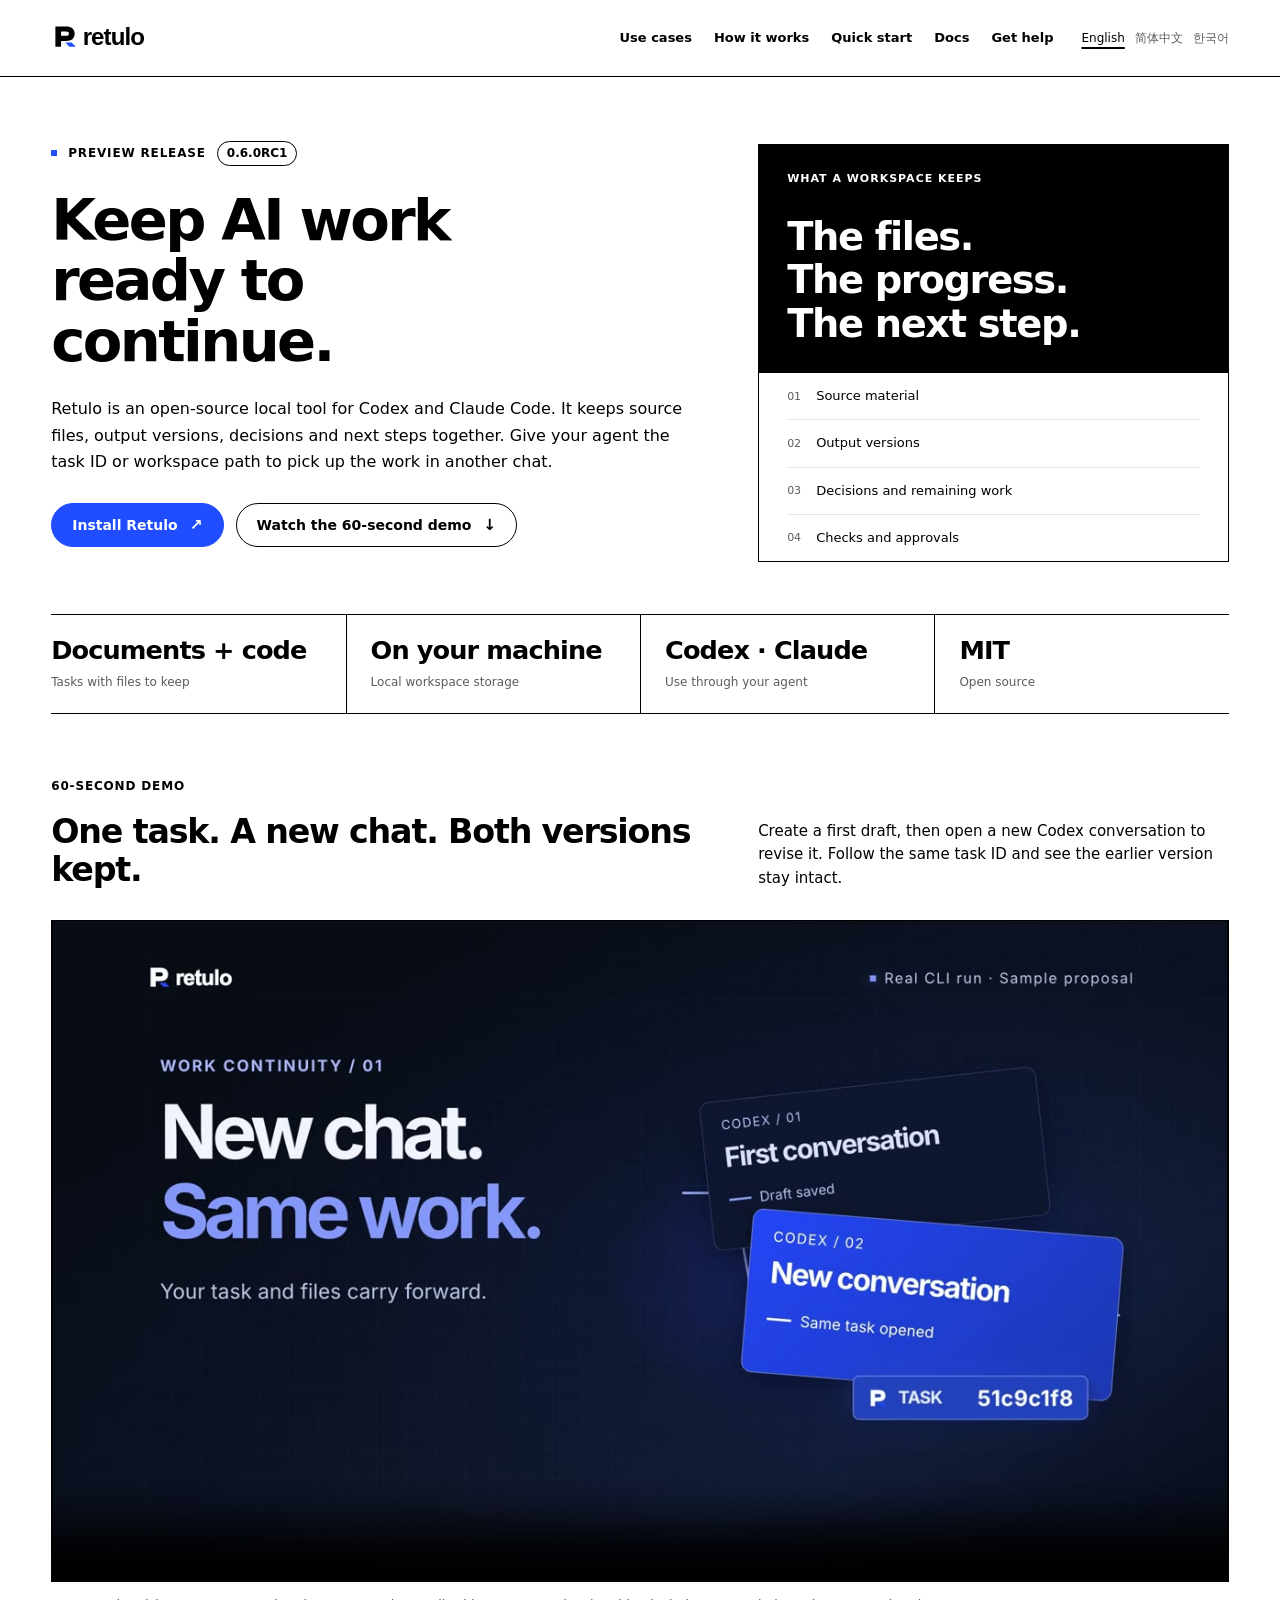
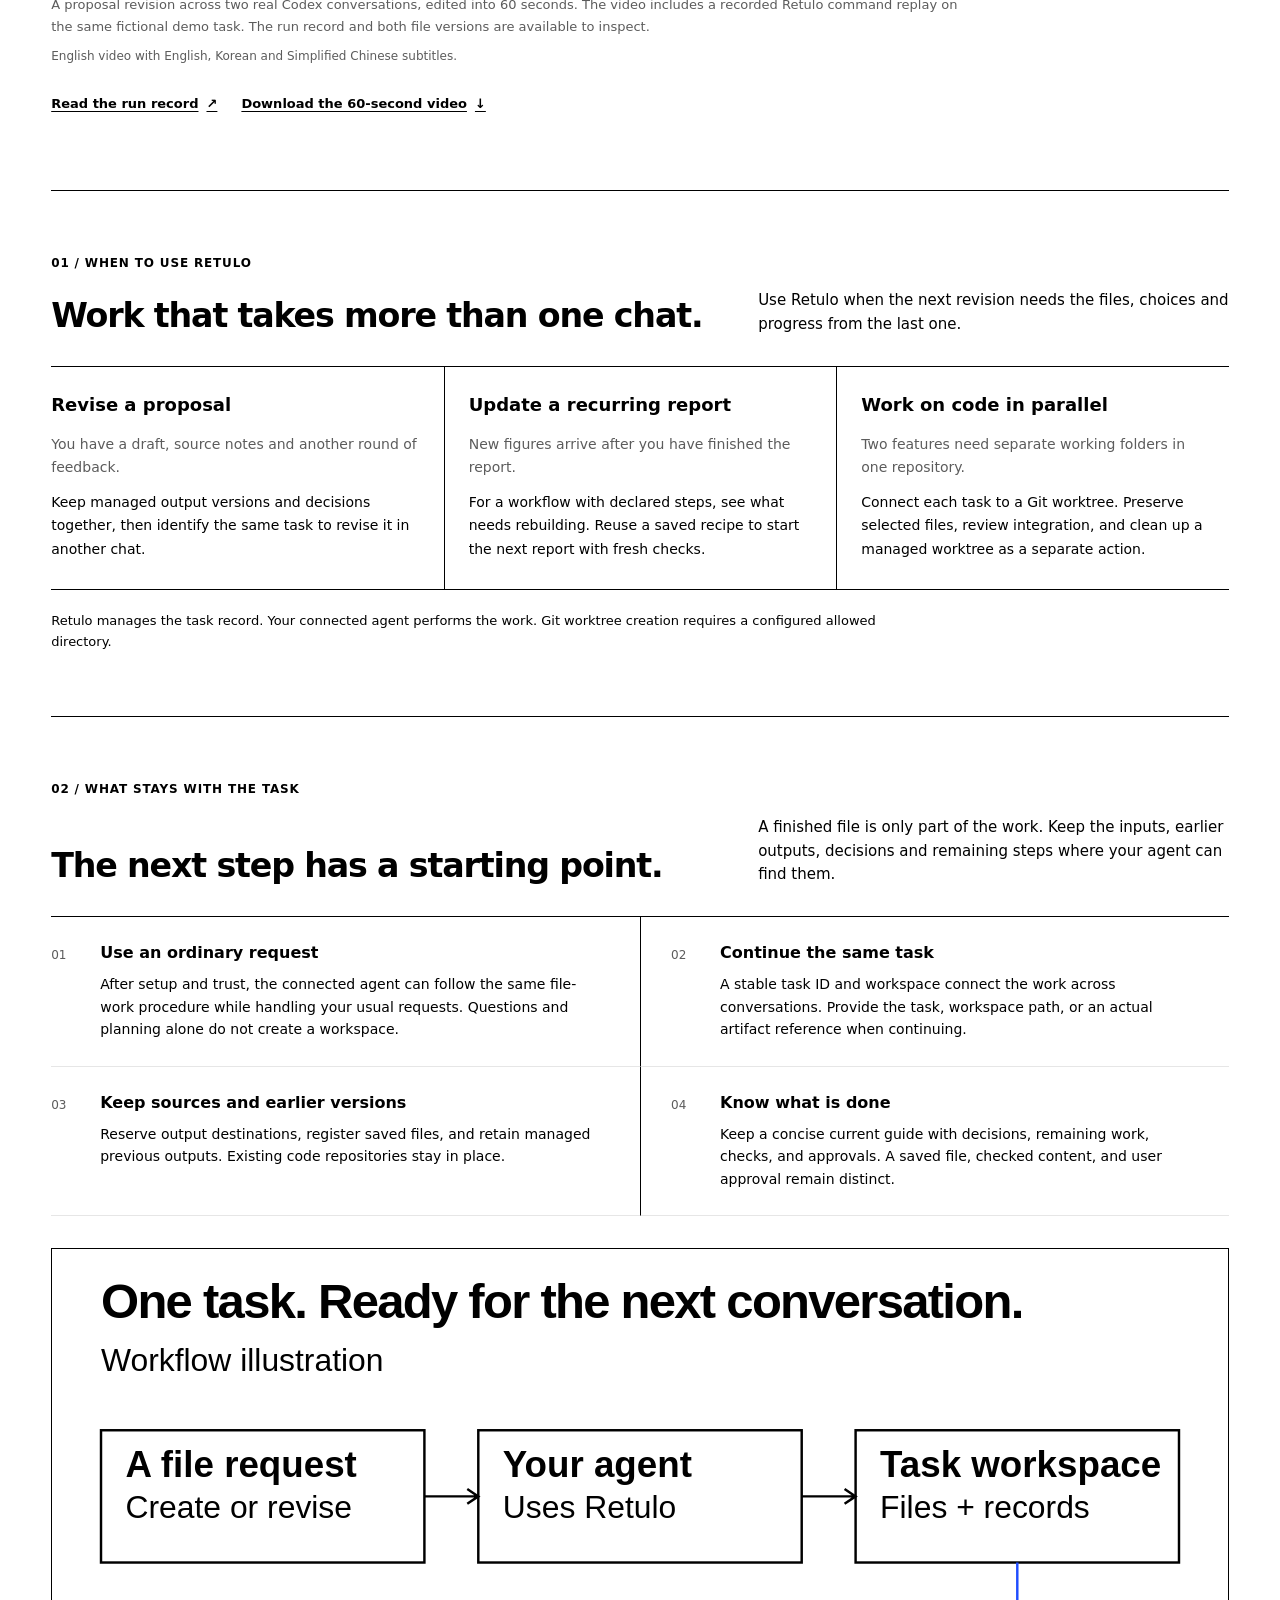
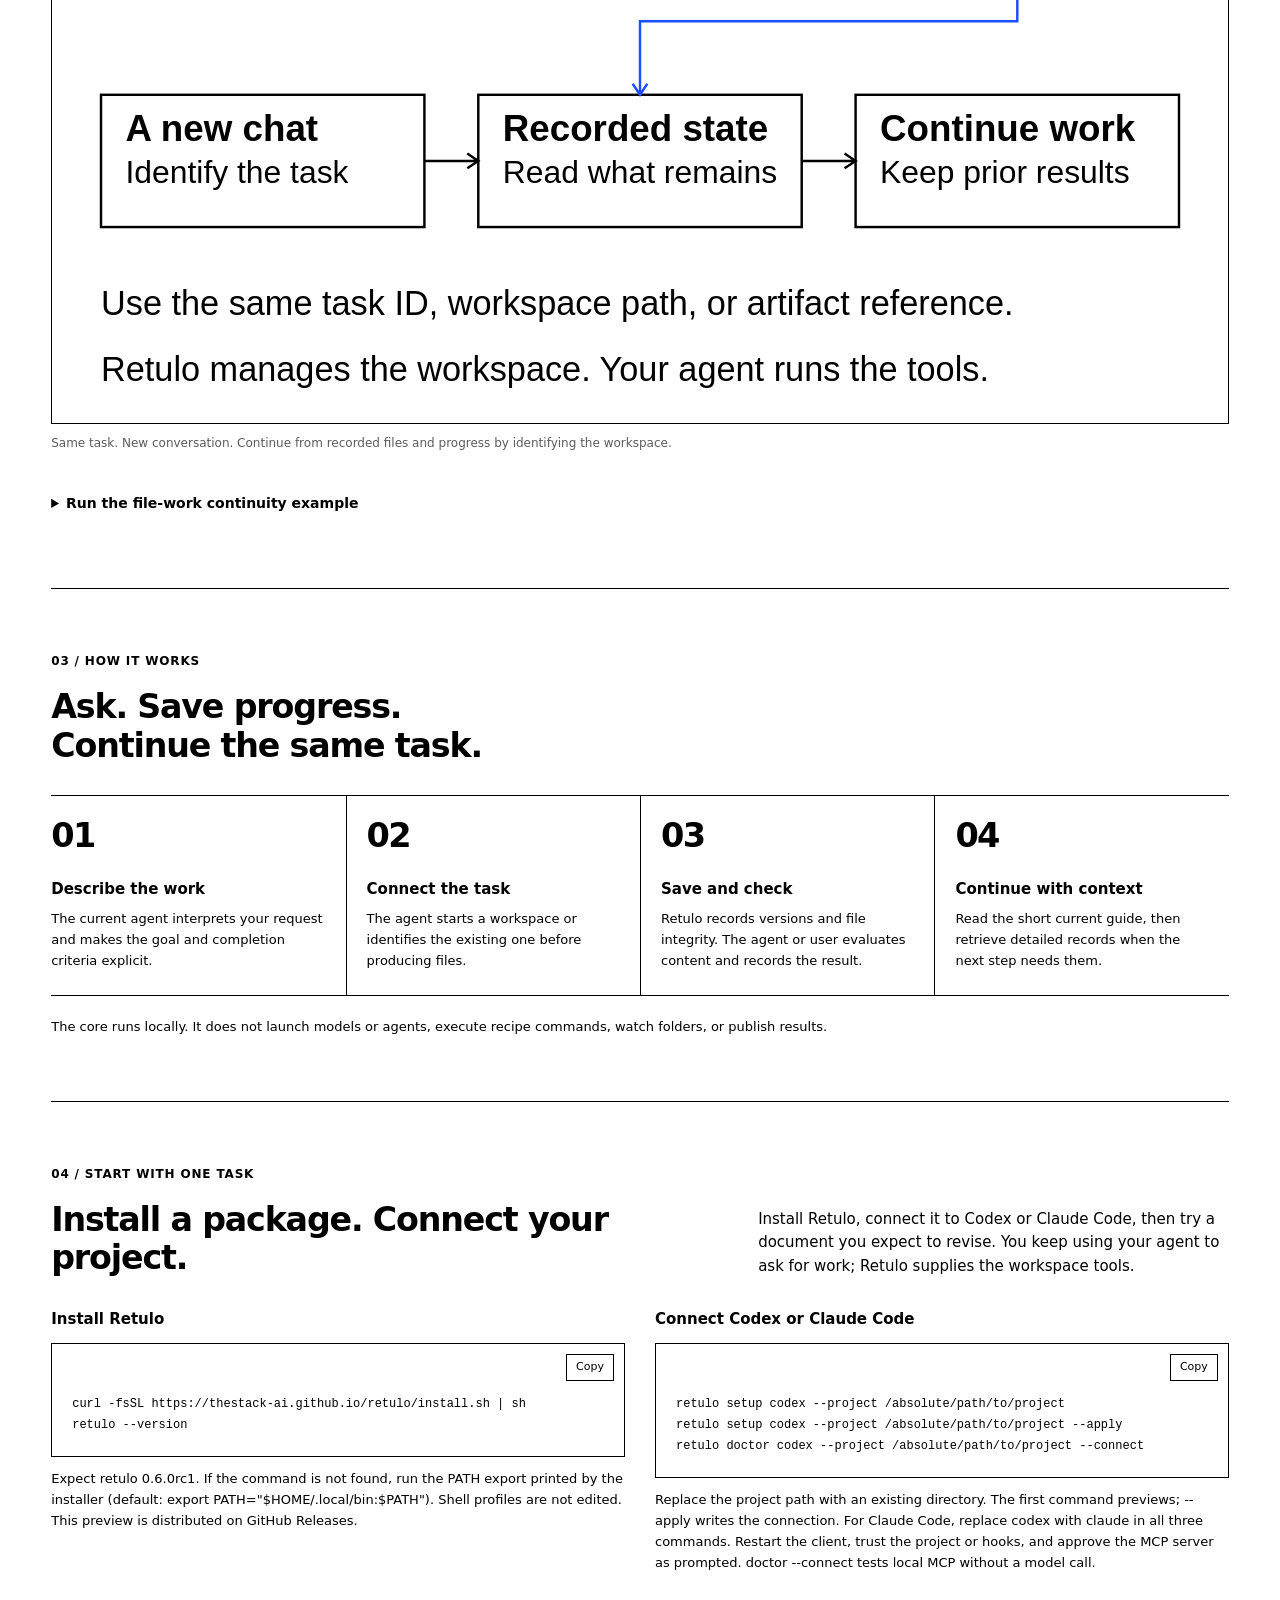
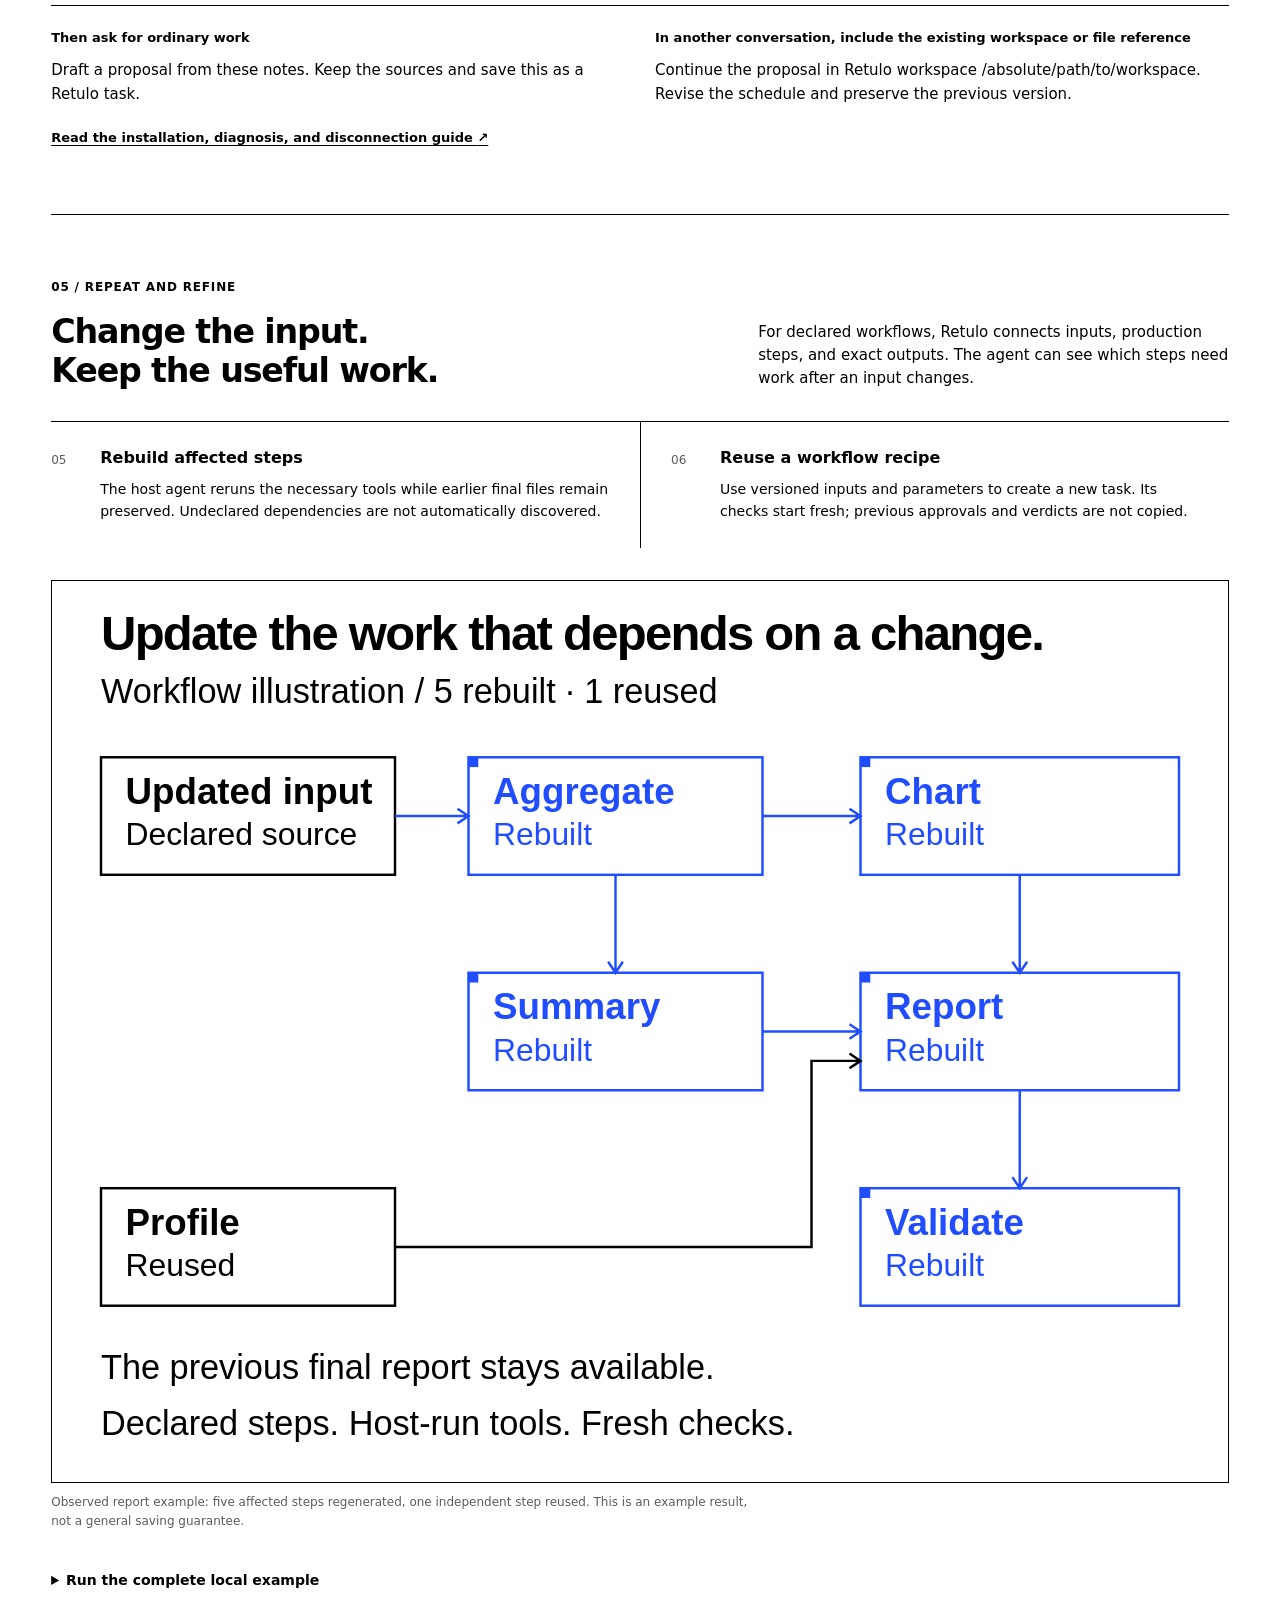
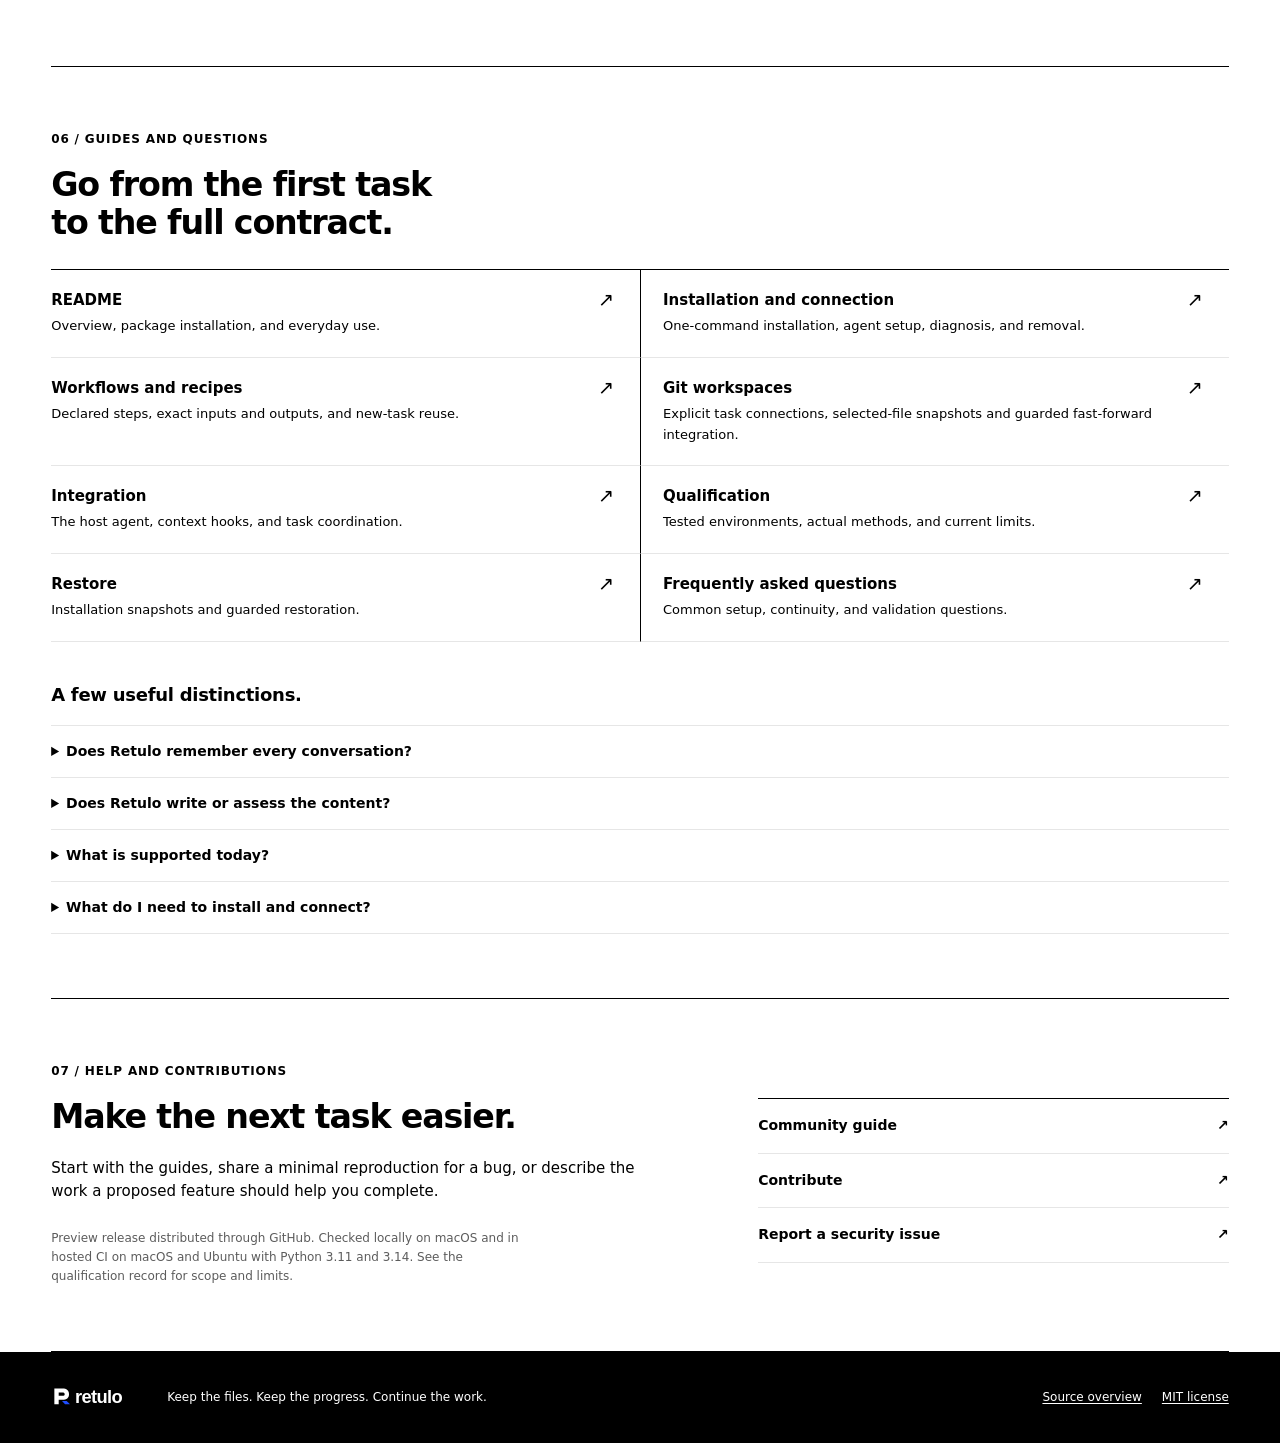
<file: site/index.html>
<!doctype html>
<html lang="en">
<head>
  <meta charset="utf-8">
  <meta name="viewport" content="width=device-width,initial-scale=1">
  <title>Retulo — Keep AI work ready to continue</title>
  <meta name="description" content="Keep source files, output versions, decisions and next steps together. Continue document and code tasks with Codex or Claude Code using the same local workspace.">
  <meta name="color-scheme" content="light">
  <meta property="og:title" content="Retulo — Keep AI work ready to continue">
  <meta property="og:description" content="Keep source files, output versions, decisions and next steps together. Continue document and code tasks with Codex or Claude Code using the same local workspace.">
  <meta property="og:type" content="website">
  <meta property="og:site_name" content="Retulo">
  <link rel="canonical" href="https://thestack-ai.github.io/retulo/site/">
  <meta property="og:url" content="https://thestack-ai.github.io/retulo/site/">
  <meta name="twitter:card" content="summary_large_image">
  <meta property="og:image" content="https://thestack-ai.github.io/retulo/assets/brand/social-preview.png">
  <meta name="twitter:image" content="https://thestack-ai.github.io/retulo/assets/brand/social-preview.png">
  <link rel="alternate" hreflang="en" href="https://thestack-ai.github.io/retulo/site/">
  <link rel="alternate" hreflang="zh-CN" href="https://thestack-ai.github.io/retulo/site/zh-CN/">
  <link rel="alternate" hreflang="ko" href="https://thestack-ai.github.io/retulo/site/ko/">
  <link rel="alternate" hreflang="x-default" href="https://thestack-ai.github.io/retulo/site/">
  <script type="application/ld+json">{"@context": "https://schema.org", "@type": "SoftwareSourceCode", "name": "Retulo", "description": "Keep source files, output versions, decisions and next steps together. Continue document and code tasks with Codex or Claude Code using the same local workspace.", "url": "https://thestack-ai.github.io/retulo/site/", "softwareVersion": "0.6.0rc1", "programmingLanguage": "Python", "runtimePlatform": "Python 3.11+", "operatingSystem": "macOS", "license": "https://opensource.org/license/mit", "inLanguage": "en", "codeRepository": "https://github.com/TheStack-ai/retulo"}</script>
  <link rel="icon" type="image/svg+xml" href="../assets/brand/symbol.svg">
  <link rel="stylesheet" href="styles.css?v=32afe0b9965f">
  <script defer src="app.js?v=313cf9c6bd0a"></script>
</head>
<body>
<a class="skip-link" href="#main">Skip to content</a>
<header class="site-header"><div class="header-inner wrap">
  <a class="brand" href="#overview" aria-label="Retulo"><img src="../assets/brand/wordmark-light.svg" alt="Retulo" width="126" height="36"></a>
  <nav class="top-nav" aria-label="Use cases"><a href="#use-cases">Use cases</a><a href="#how-it-works">How it works</a><a href="#quick-start">Quick start</a><a href="#documentation">Docs</a><a href="#help">Get help</a></nav>
  <nav class="languages" aria-label="Language"><a href="index.html" lang="en" hreflang="en" aria-current="page">English</a><a href="zh-CN/index.html" lang="zh-CN" hreflang="zh-CN">简体中文</a><a href="ko/index.html" lang="ko" hreflang="ko">한국어</a></nav>
</div></header>
<main id="main" class="wrap">
  <section class="hero" id="overview" aria-labelledby="hero-title">
    <div><p class="eyebrow"><span class="status-dot" aria-hidden="true"></span>PREVIEW RELEASE<span class="version-tag">0.6.0rc1</span></p>
      <h1 id="hero-title">Keep AI work<br>ready to continue.</h1><p class="hero-intro">Retulo is an open-source local tool for Codex and Claude Code. It keeps source files, output versions, decisions and next steps together. Give your agent the task ID or workspace path to pick up the work in another chat.</p>
      <div class="hero-actions"><a class="button primary" href="#quick-start">Install Retulo<span class="arrow" aria-hidden="true">↗</span></a><a class="button" href="#demo">Watch the 60-second demo<span class="arrow" aria-hidden="true">↓</span></a></div>
    </div>
    <aside class="workspace-ledger" aria-label="WHAT A WORKSPACE KEEPS"><div class="ledger-top"><p>WHAT A WORKSPACE KEEPS</p><h2>The files.<br>The progress.<br>The next step.</h2></div><div class="ledger-lines"><div class="ledger-line"><span>01</span><span>Source material</span></div><div class="ledger-line"><span>02</span><span>Output versions</span></div><div class="ledger-line"><span>03</span><span>Decisions and remaining work</span></div><div class="ledger-line"><span>04</span><span>Checks and approvals</span></div></div></aside>
  </section>
  <div class="facts" aria-label="Retulo 0.6.0rc1"><div class="fact"><strong>Documents + code</strong><span>Tasks with files to keep</span></div><div class="fact"><strong>On your machine</strong><span>Local workspace storage</span></div><div class="fact"><strong>Codex · Claude</strong><span>Use through your agent</span></div><div class="fact"><strong>MIT</strong><span>Open source</span></div></div>
  <section class="section video-demo" id="demo" aria-labelledby="video-title">
    <p class="section-label">60-SECOND DEMO</p><div class="section-heading"><h2 id="video-title">One task. A new chat. Both versions kept.</h2><p>Create a first draft, then open a new Codex conversation to revise it. Follow the same task ID and see the earlier version stay intact.</p></div>
    <figure class="demo-player">
      <video controls playsinline preload="metadata" width="1280" height="720" poster="../assets/demo/retulo-60s-poster.jpg" aria-labelledby="video-title" aria-describedby="video-caption video-subtitles">
        <source src="../assets/demo/retulo-60s.mp4" type="video/mp4">
        <track kind="subtitles" src="../assets/demo/retulo-60s.en.vtt" srclang="en" label="English" default><track kind="subtitles" src="../assets/demo/retulo-60s.ko.vtt" srclang="ko" label="한국어"><track kind="subtitles" src="../assets/demo/retulo-60s.zh-CN.vtt" srclang="zh-CN" label="简体中文">
        <p>Your browser cannot play this video. <a href="../assets/demo/retulo-60s.mp4">Download the 60-second video</a></p>
      </video>
      <figcaption id="video-caption">A proposal revision across two real Codex conversations, edited into 60 seconds. The video includes a recorded Retulo command replay on the same fictional demo task. The run record and both file versions are available to inspect.</figcaption>
    </figure>
    <p class="video-subtitles" id="video-subtitles">English video with English, Korean and Simplified Chinese subtitles.</p>
    <div class="video-links"><a href="https://github.com/TheStack-ai/retulo/blob/main/examples/real-session/README.md">Read the run record <span aria-hidden="true">↗</span></a><a href="../assets/demo/retulo-60s.mp4" download>Download the 60-second video <span aria-hidden="true">↓</span></a></div>
  </section>
  <section class="section" id="use-cases" aria-labelledby="cases-title">
    <p class="section-label">01 / WHEN TO USE RETULO</p><div class="section-heading"><h2 id="cases-title">Work that takes more than one chat.</h2><p>Use Retulo when the next revision needs the files, choices and progress from the last one.</p></div>
    <div class="use-cases"><article class="use-case"><h3>Revise a proposal</h3><p class="case-situation">You have a draft, source notes and another round of feedback.</p><p>Keep managed output versions and decisions together, then identify the same task to revise it in another chat.</p></article><article class="use-case"><h3>Update a recurring report</h3><p class="case-situation">New figures arrive after you have finished the report.</p><p>For a workflow with declared steps, see what needs rebuilding. Reuse a saved recipe to start the next report with fresh checks.</p></article><article class="use-case"><h3>Work on code in parallel</h3><p class="case-situation">Two features need separate working folders in one repository.</p><p>Connect each task to a Git worktree. Preserve selected files, review integration, and clean up a managed worktree as a separate action.</p></article></div><p class="note">Retulo manages the task record. Your connected agent performs the work. Git worktree creation requires a configured allowed directory.</p>
  </section>
  <section class="section" aria-labelledby="foundation-title">
    <p class="section-label">02 / WHAT STAYS WITH THE TASK</p><div class="section-heading"><h2 id="foundation-title">The next step has a starting point.</h2><p>A finished file is only part of the work. Keep the inputs, earlier outputs, decisions and remaining steps where your agent can find them.</p></div>
    <div class="features"><article class="feature"><span class="feature-number">01</span><div><h3>Use an ordinary request</h3><p>After setup and trust, the connected agent can follow the same file-work procedure while handling your usual requests. Questions and planning alone do not create a workspace.</p></div></article><article class="feature"><span class="feature-number">02</span><div><h3>Continue the same task</h3><p>A stable task ID and workspace connect the work across conversations. Provide the task, workspace path, or an actual artifact reference when continuing.</p></div></article><article class="feature"><span class="feature-number">03</span><div><h3>Keep sources and earlier versions</h3><p>Reserve output destinations, register saved files, and retain managed previous outputs. Existing code repositories stay in place.</p></div></article><article class="feature"><span class="feature-number">04</span><div><h3>Know what is done</h3><p>Keep a concise current guide with decisions, remaining work, checks, and approvals. A saved file, checked content, and user approval remain distinct.</p></div></article></div>
    <figure class="diagram"><img src="../assets/demo/continuity.svg" alt="A task keeps its source material, versioned outputs and progress when an agent continues it in another conversation using the same task or workspace." loading="lazy"><figcaption>Same task. New conversation. Continue from recorded files and progress by identifying the workspace.</figcaption></figure>
    <details class="demo-code"><summary>Run the file-work continuity example</summary><div class="code-frame">
      <button class="copy-button" type="button" data-copy="continuity-code" data-label="Copy" data-copied="Copied" data-failed="Select and copy the command below." hidden>Copy</button>
      <pre><code id="continuity-code">.venv/bin/python scripts/demo_continuity.py --output-dir /tmp/retulo-continuity-demo</code></pre>
    </div><p>Optional source-checkout example: complete the installation guide’s development setup first. Use a new, empty output directory. Separate CLI processes create and revise a guide while preserving the same task and previous version. It tests CLI continuity, not adoption by a new agent chat.</p></details>
  </section>
  <section class="section" id="how-it-works" aria-labelledby="how-title">
    <p class="section-label">03 / HOW IT WORKS</p><h2 class="single-heading" id="how-title">Ask. Save progress.<br>Continue the same task.</h2><div class="how-steps"><article class="how-step"><span>01</span><h3>Describe the work</h3><p>The current agent interprets your request and makes the goal and completion criteria explicit.</p></article><article class="how-step"><span>02</span><h3>Connect the task</h3><p>The agent starts a workspace or identifies the existing one before producing files.</p></article><article class="how-step"><span>03</span><h3>Save and check</h3><p>Retulo records versions and file integrity. The agent or user evaluates content and records the result.</p></article><article class="how-step"><span>04</span><h3>Continue with context</h3><p>Read the short current guide, then retrieve detailed records when the next step needs them.</p></article></div><p class="note">The core runs locally. It does not launch models or agents, execute recipe commands, watch folders, or publish results.</p>
  </section>
  <section class="section" id="quick-start" aria-labelledby="quick-title">
    <p class="section-label">04 / START WITH ONE TASK</p><div class="section-heading"><h2 id="quick-title">Install a package. Connect your project.</h2><p>Install Retulo, connect it to Codex or Claude Code, then try a document you expect to revise. You keep using your agent to ask for work; Retulo supplies the workspace tools.</p></div>
    <div class="quickstart-grid"><div class="code-section"><h3>Install Retulo</h3><div class="code-frame">
      <button class="copy-button" type="button" data-copy="install-code" data-label="Copy" data-copied="Copied" data-failed="Select and copy the command below." hidden>Copy</button>
      <pre><code id="install-code">curl -fsSL https://thestack-ai.github.io/retulo/install.sh | sh
retulo --version</code></pre>
    </div><p>Expect retulo 0.6.0rc1. If the command is not found, run the PATH export printed by the installer (default: export PATH=&quot;$HOME/.local/bin:$PATH&quot;). Shell profiles are not edited. This preview is distributed on GitHub Releases.</p></div><div class="code-section"><h3>Connect Codex or Claude Code</h3><div class="code-frame">
      <button class="copy-button" type="button" data-copy="connect-code" data-label="Copy" data-copied="Copied" data-failed="Select and copy the command below." hidden>Copy</button>
      <pre><code id="connect-code">retulo setup codex --project /absolute/path/to/project
retulo setup codex --project /absolute/path/to/project --apply
retulo doctor codex --project /absolute/path/to/project --connect</code></pre>
    </div><p>Replace the project path with an existing directory. The first command previews; --apply writes the connection. For Claude Code, replace codex with claude in all three commands. Restart the client, trust the project or hooks, and approve the MCP server as prompted. doctor --connect tests local MCP without a model call.</p></div></div>
    <div class="request-examples"><div><h3>Then ask for ordinary work</h3><blockquote>Draft a proposal from these notes. Keep the sources and save this as a Retulo task.</blockquote></div><div><h3>In another conversation, include the existing workspace or file reference</h3><blockquote>Continue the proposal in Retulo workspace /absolute/path/to/workspace. Revise the schedule and preserve the previous version.</blockquote></div></div>
    <a class="text-link" href="https://github.com/TheStack-ai/retulo/blob/main/docs/INSTALLATION.md">Read the installation, diagnosis, and disconnection guide <span aria-hidden="true">↗</span></a>
  </section>
  <section class="section" id="examples" aria-labelledby="workflow-title">
    <p class="section-label">05 / REPEAT AND REFINE</p><div class="section-heading"><h2 id="workflow-title">Change the input.<br>Keep the useful work.</h2><p>For declared workflows, Retulo connects inputs, production steps, and exact outputs. The agent can see which steps need work after an input changes.</p></div>
    <div class="features workflow-features"><article class="feature"><span class="feature-number">05</span><div><h3>Rebuild affected steps</h3><p>The host agent reruns the necessary tools while earlier final files remain preserved. Undeclared dependencies are not automatically discovered.</p></div></article><article class="feature"><span class="feature-number">06</span><div><h3>Reuse a workflow recipe</h3><p>Use versioned inputs and parameters to create a new task. Its checks start fresh; previous approvals and verdicts are not copied.</p></div></article></div>
    <figure class="diagram"><img src="../assets/demo/workflow.svg" alt="Declared input changes affect linked workflow steps while an independent step can be reused and the previous final report remains preserved." loading="lazy"><figcaption>Observed report example: five affected steps regenerated, one independent step reused. This is an example result, not a general saving guarantee.</figcaption></figure>
    <details class="demo-code"><summary>Run the complete local example</summary><div class="code-frame">
      <button class="copy-button" type="button" data-copy="demo-code" data-label="Copy" data-copied="Copied" data-failed="Select and copy the command below." hidden>Copy</button>
      <pre><code id="demo-code">.venv/bin/python scripts/demo_incremental.py --output-dir /tmp/retulo-report-demo</code></pre>
    </div><p>Optional source-checkout example: complete the development setup in the installation guide, then run this from that checkout with a new, empty output directory. It creates an HTML report, updates affected steps, preserves earlier reports, and starts a fresh recipe task. No model calls or global setting changes.</p></details>
  </section>
  <section class="section" id="documentation" aria-labelledby="docs-title">
    <p class="section-label">06 / GUIDES AND QUESTIONS</p><h2 class="single-heading" id="docs-title">Go from the first task<br>to the full contract.</h2>
    <ul class="document-list"><li><a href="https://github.com/TheStack-ai/retulo/blob/main/README.md"><span><strong>README</strong><small>Overview, package installation, and everyday use.</small></span><span class="arrow" aria-hidden="true">↗</span></a></li><li><a href="https://github.com/TheStack-ai/retulo/blob/main/docs/INSTALLATION.md"><span><strong>Installation and connection</strong><small>One-command installation, agent setup, diagnosis, and removal.</small></span><span class="arrow" aria-hidden="true">↗</span></a></li><li><a href="https://github.com/TheStack-ai/retulo/blob/main/docs/WORKFLOWS.md"><span><strong>Workflows and recipes</strong><small>Declared steps, exact inputs and outputs, and new-task reuse.</small></span><span class="arrow" aria-hidden="true">↗</span></a></li><li><a href="https://github.com/TheStack-ai/retulo/blob/main/docs/GIT_WORKSPACES.md"><span><strong>Git workspaces</strong><small>Explicit task connections, selected-file snapshots and guarded fast-forward integration.</small></span><span class="arrow" aria-hidden="true">↗</span></a></li><li><a href="https://github.com/TheStack-ai/retulo/blob/main/docs/INTEGRATIONS.md"><span><strong>Integration</strong><small>The host agent, context hooks, and task coordination.</small></span><span class="arrow" aria-hidden="true">↗</span></a></li><li><a href="https://github.com/TheStack-ai/retulo/blob/main/docs/QUALIFICATION.md"><span><strong>Qualification</strong><small>Tested environments, actual methods, and current limits.</small></span><span class="arrow" aria-hidden="true">↗</span></a></li><li><a href="https://github.com/TheStack-ai/retulo/blob/main/docs/RESTORE.md"><span><strong>Restore</strong><small>Installation snapshots and guarded restoration.</small></span><span class="arrow" aria-hidden="true">↗</span></a></li><li><a href="https://github.com/TheStack-ai/retulo/blob/main/docs/FAQ.md"><span><strong>Frequently asked questions</strong><small>Common setup, continuity, and validation questions.</small></span><span class="arrow" aria-hidden="true">↗</span></a></li></ul><div class="faq"><h3>A few useful distinctions.</h3><details><summary>Does Retulo remember every conversation?</summary><p>Retulo records managed tasks, files, and progress. To continue across conversations, identify the same task or workspace. The core does not reconstruct conversations it has not received.</p></details><details><summary>Does Retulo write or assess the content?</summary><p>The current agent interprets the request and runs its tools. Retulo manages the workspace and records file integrity, checks, and approvals. Recorded checks do not guarantee content quality.</p></details><details><summary>What is supported today?</summary><p>Checked locally on macOS and in hosted CI on macOS and Ubuntu with Python 3.11 and 3.14. Windows, network storage, multiple hosts, and other clients need separate validation. A protocol test does not prove that a particular chat follows the workflow.</p></details><details><summary>What do I need to install and connect?</summary><p>Run the package installer, then use retulo setup codex or retulo setup claude with your existing project. Setup creates the local configuration and managed client guidance. Install and sign in to Codex or Claude Code separately; Retulo supplies neither a model account nor a background service.</p></details></div>
  </section>
  <section class="section" id="help" aria-labelledby="help-title">
    <p class="section-label">07 / HELP AND CONTRIBUTIONS</p><div class="help-layout"><div><h2 class="single-heading" id="help-title">Make the next task easier.</h2><p>Start with the guides, share a minimal reproduction for a bug, or describe the work a proposed feature should help you complete.</p><p class="publication-note">Preview release distributed through GitHub. Checked locally on macOS and in hosted CI on macOS and Ubuntu with Python 3.11 and 3.14. See the qualification record for scope and limits.</p></div><nav class="help-links" aria-label="Get help"><a href="https://github.com/TheStack-ai/retulo/blob/main/docs/COMMUNITY.md">Community guide<span aria-hidden="true">↗</span></a><a href="https://github.com/TheStack-ai/retulo/blob/main/CONTRIBUTING.md">Contribute<span aria-hidden="true">↗</span></a><a href="https://github.com/TheStack-ai/retulo/blob/main/SECURITY.md">Report a security issue<span aria-hidden="true">↗</span></a></nav></div>
  </section>
</main>
<footer class="site-footer"><div class="footer-inner wrap"><div class="footer-brand"><img src="../assets/brand/wordmark-dark.svg" alt="Retulo" width="96" height="30"><p>Keep the files. Keep the progress. Continue the work.</p></div><div class="footer-links"><a href="https://github.com/TheStack-ai/retulo/blob/main/README.md">Source overview</a><a href="https://github.com/TheStack-ai/retulo/blob/main/LICENSE">MIT license</a></div></div></footer>
<p class="visually-hidden" id="copy-status" role="status" aria-live="polite"></p>
</body>
</html>
</file>
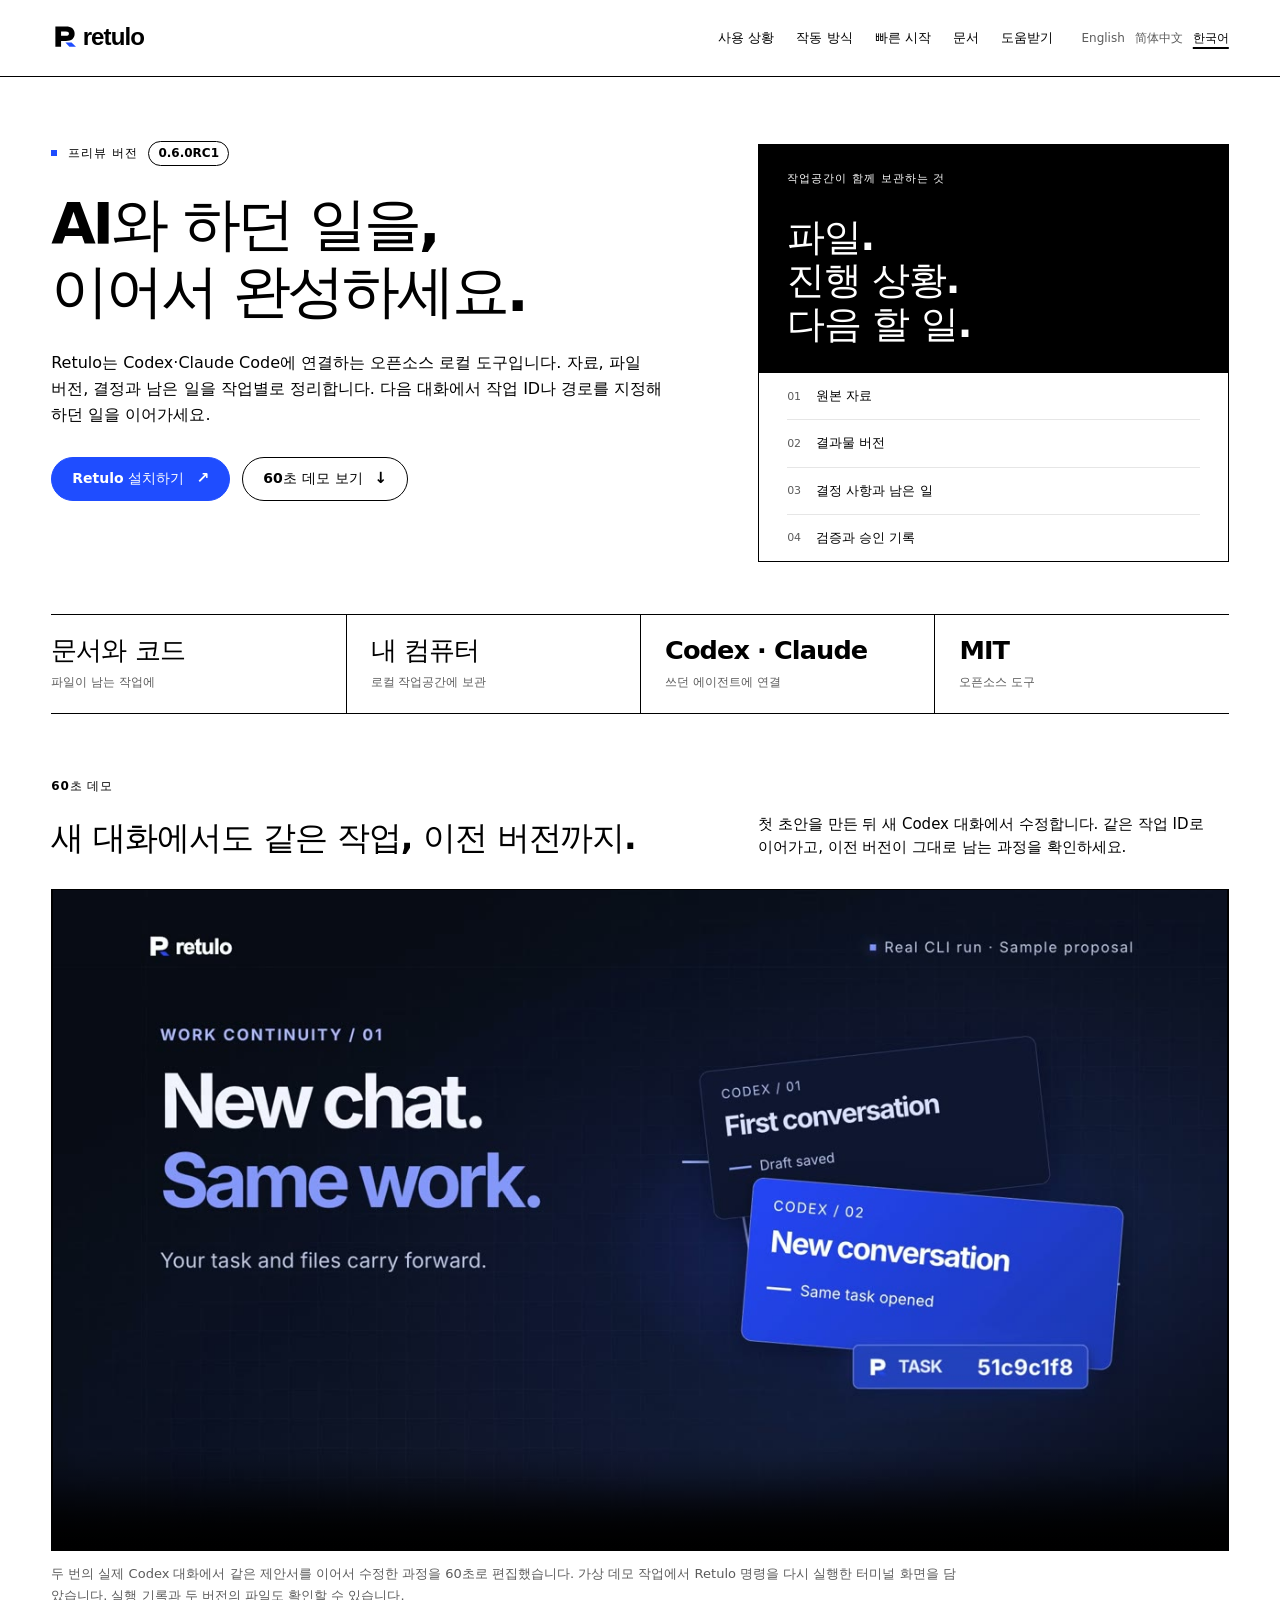
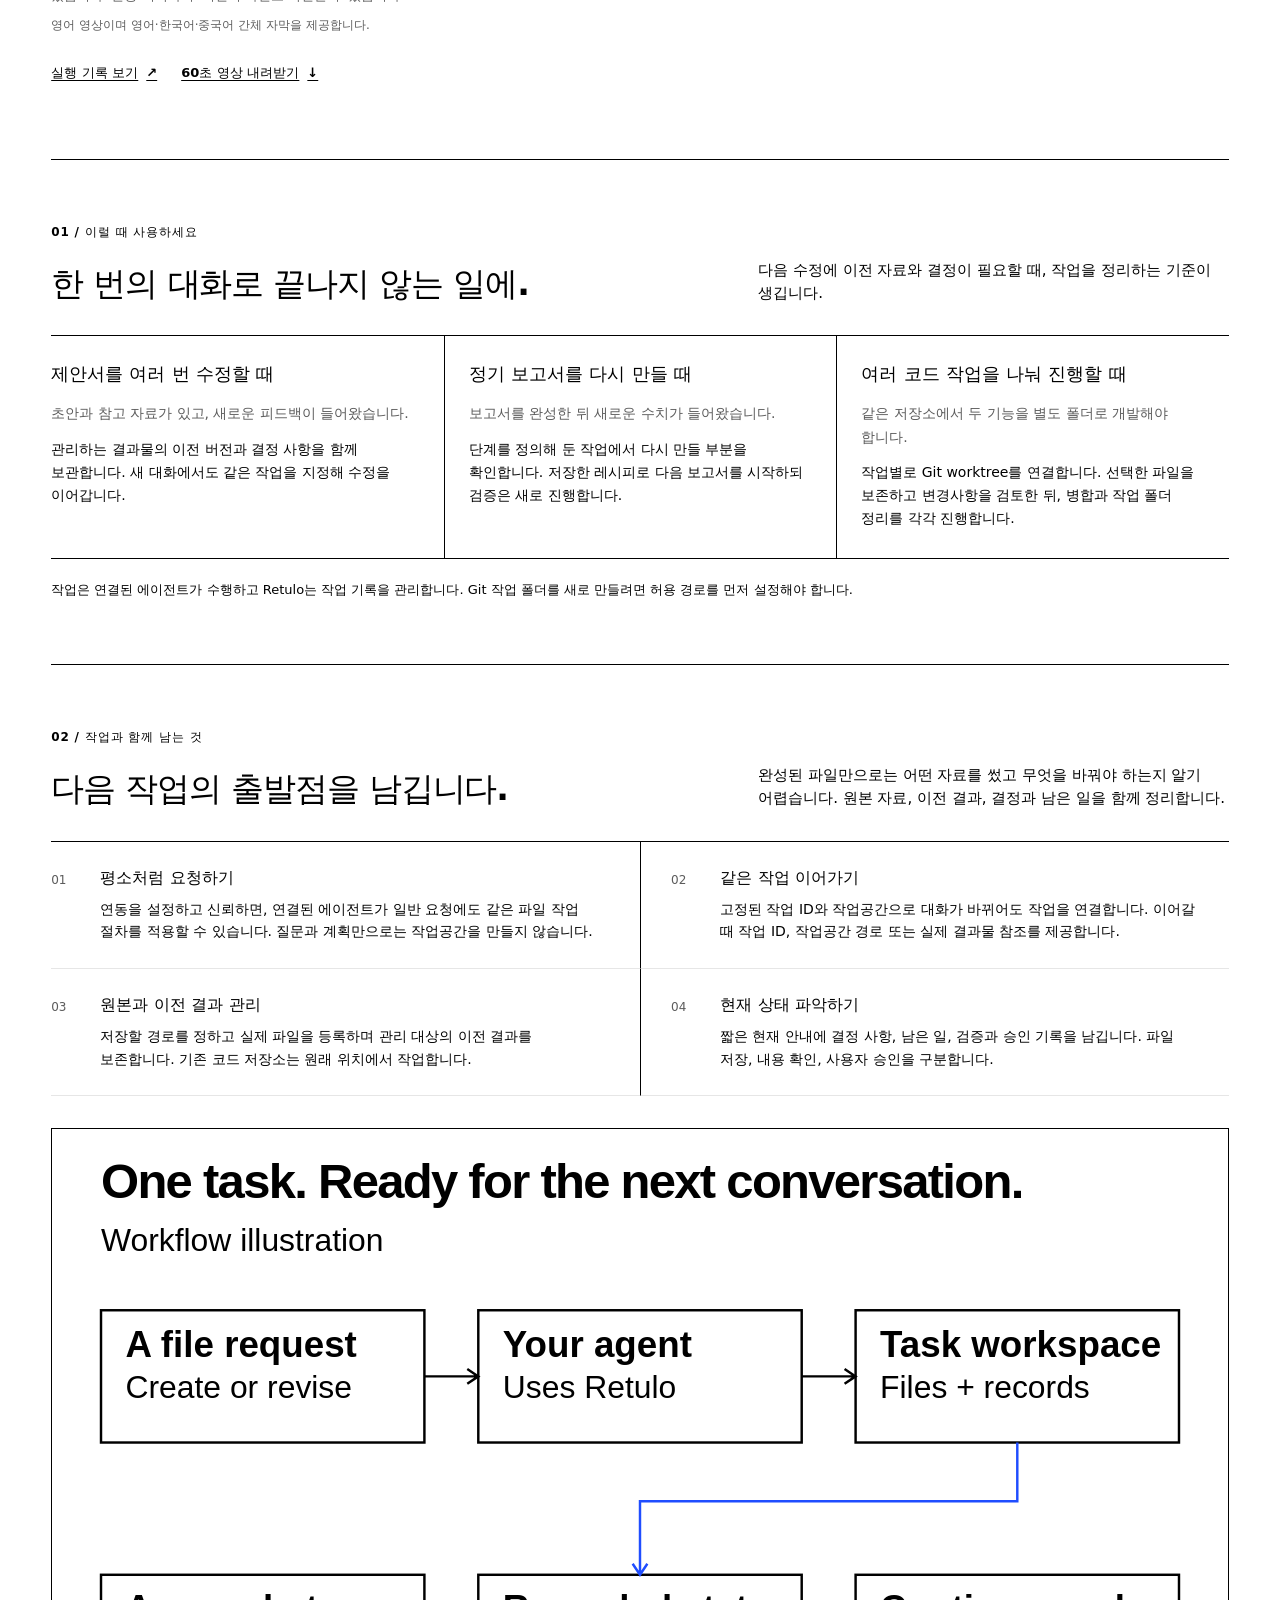
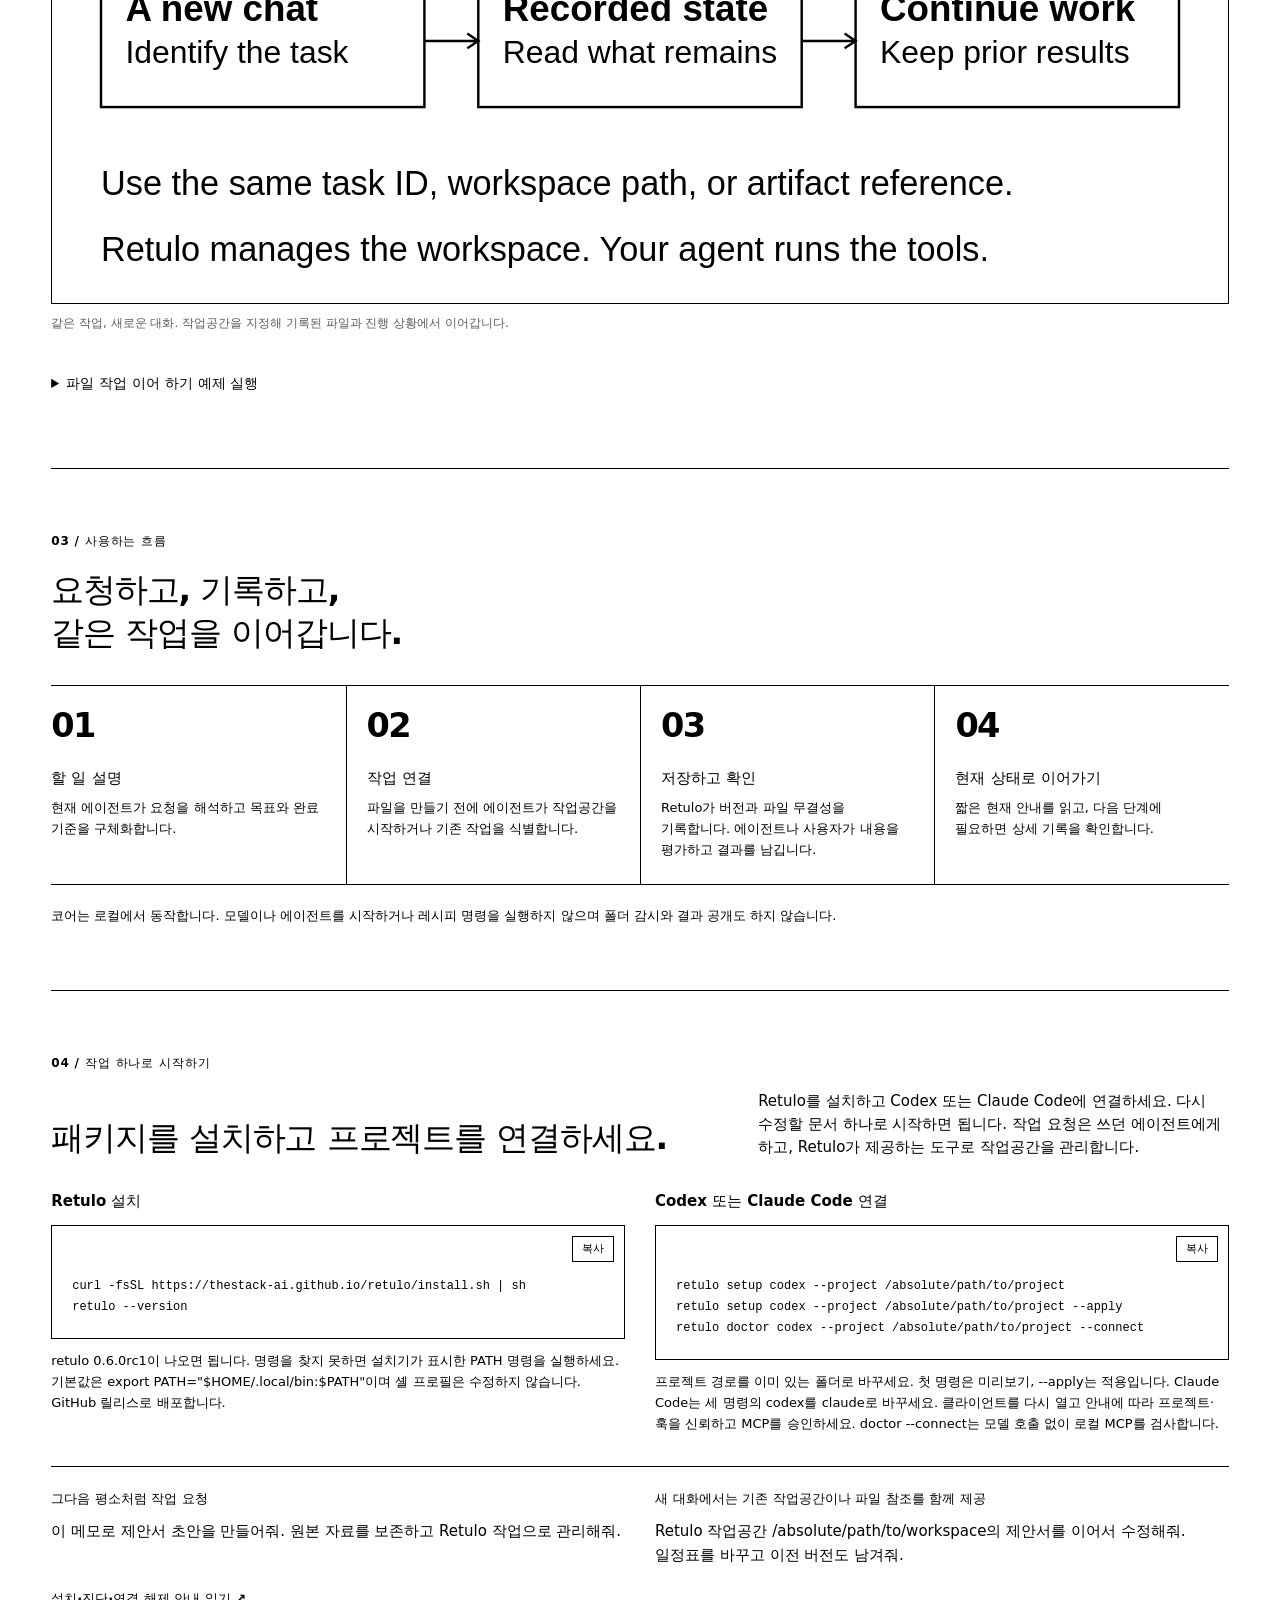
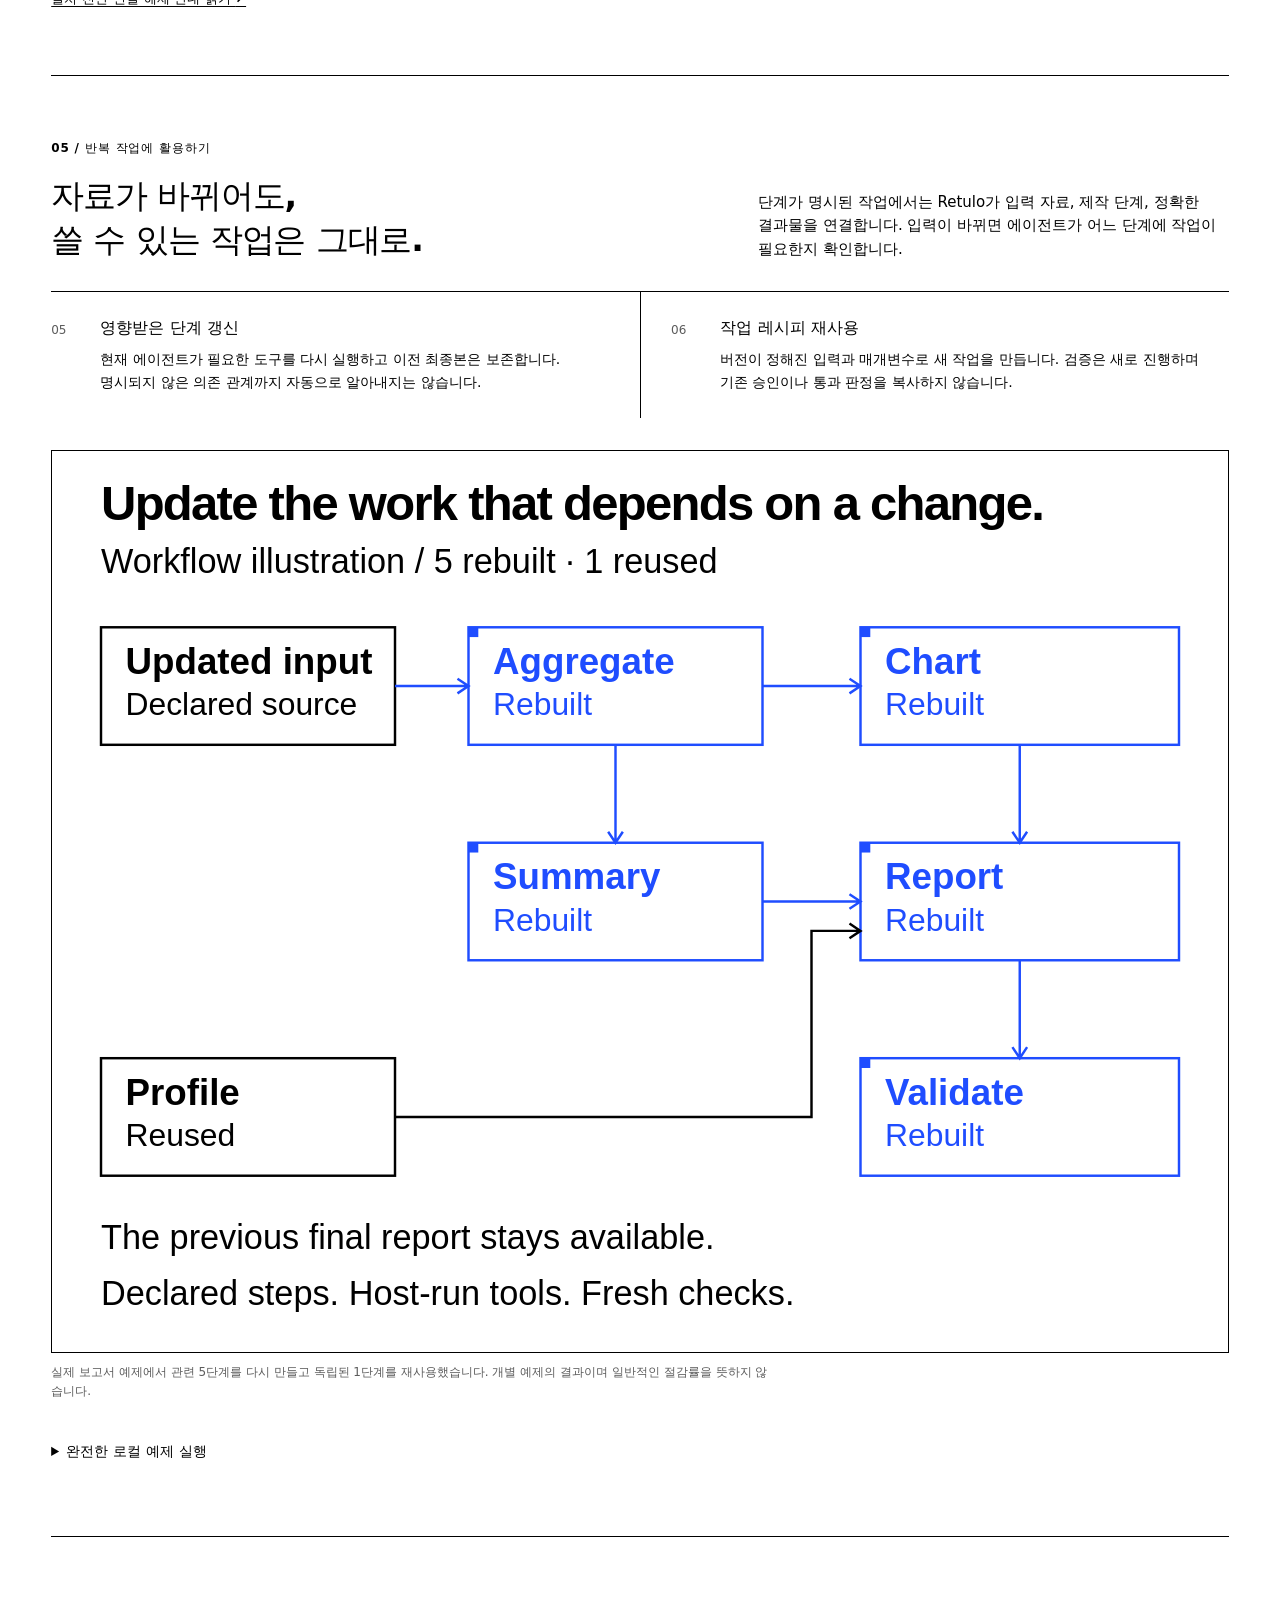
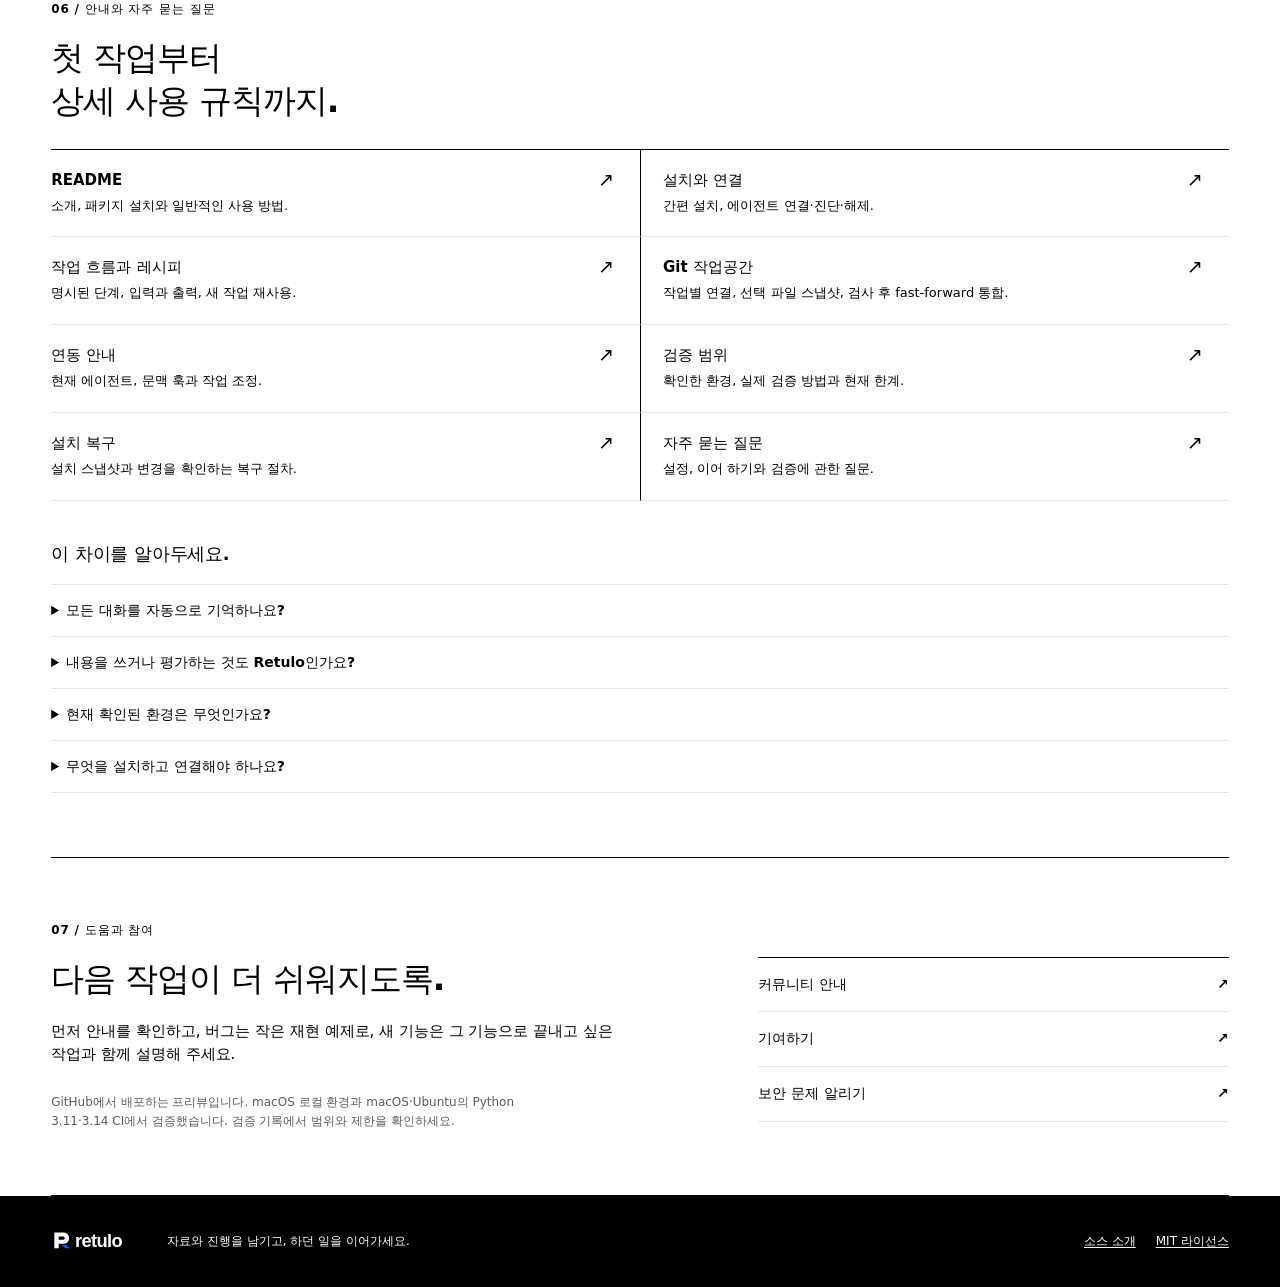
<file: site/ko/index.html>
<!doctype html>
<html lang="ko">
<head>
  <meta charset="utf-8">
  <meta name="viewport" content="width=device-width,initial-scale=1">
  <title>Retulo — AI와 하던 일을 이어서 완성하세요</title>
  <meta name="description" content="자료, 파일 버전, 결정과 남은 일을 작업별로 정리합니다. Codex·Claude Code에서 문서와 코드 작업을 같은 로컬 작업공간으로 이어가세요.">
  <meta name="color-scheme" content="light">
  <meta property="og:title" content="Retulo — AI와 하던 일을 이어서 완성하세요">
  <meta property="og:description" content="자료, 파일 버전, 결정과 남은 일을 작업별로 정리합니다. Codex·Claude Code에서 문서와 코드 작업을 같은 로컬 작업공간으로 이어가세요.">
  <meta property="og:type" content="website">
  <meta property="og:site_name" content="Retulo">
  <link rel="canonical" href="https://thestack-ai.github.io/retulo/site/ko/">
  <meta property="og:url" content="https://thestack-ai.github.io/retulo/site/ko/">
  <meta name="twitter:card" content="summary_large_image">
  <meta property="og:image" content="https://thestack-ai.github.io/retulo/assets/brand/social-preview.png">
  <meta name="twitter:image" content="https://thestack-ai.github.io/retulo/assets/brand/social-preview.png">
  <link rel="alternate" hreflang="en" href="https://thestack-ai.github.io/retulo/site/">
  <link rel="alternate" hreflang="zh-CN" href="https://thestack-ai.github.io/retulo/site/zh-CN/">
  <link rel="alternate" hreflang="ko" href="https://thestack-ai.github.io/retulo/site/ko/">
  <link rel="alternate" hreflang="x-default" href="https://thestack-ai.github.io/retulo/site/">
  <script type="application/ld+json">{"@context": "https://schema.org", "@type": "SoftwareSourceCode", "name": "Retulo", "description": "자료, 파일 버전, 결정과 남은 일을 작업별로 정리합니다. Codex·Claude Code에서 문서와 코드 작업을 같은 로컬 작업공간으로 이어가세요.", "url": "https://thestack-ai.github.io/retulo/site/ko/", "softwareVersion": "0.6.0rc1", "programmingLanguage": "Python", "runtimePlatform": "Python 3.11+", "operatingSystem": "macOS", "license": "https://opensource.org/license/mit", "inLanguage": "ko", "codeRepository": "https://github.com/TheStack-ai/retulo"}</script>
  <link rel="icon" type="image/svg+xml" href="../../assets/brand/symbol.svg">
  <link rel="stylesheet" href="../styles.css?v=32afe0b9965f">
  <script defer src="../app.js?v=313cf9c6bd0a"></script>
</head>
<body>
<a class="skip-link" href="#main">본문으로 건너뛰기</a>
<header class="site-header"><div class="header-inner wrap">
  <a class="brand" href="#overview" aria-label="Retulo"><img src="../../assets/brand/wordmark-light.svg" alt="Retulo" width="126" height="36"></a>
  <nav class="top-nav" aria-label="사용 상황"><a href="#use-cases">사용 상황</a><a href="#how-it-works">작동 방식</a><a href="#quick-start">빠른 시작</a><a href="#documentation">문서</a><a href="#help">도움받기</a></nav>
  <nav class="languages" aria-label="Language"><a href="../index.html" lang="en" hreflang="en">English</a><a href="../zh-CN/index.html" lang="zh-CN" hreflang="zh-CN">简体中文</a><a href="../ko/index.html" lang="ko" hreflang="ko" aria-current="page">한국어</a></nav>
</div></header>
<main id="main" class="wrap">
  <section class="hero" id="overview" aria-labelledby="hero-title">
    <div><p class="eyebrow"><span class="status-dot" aria-hidden="true"></span>프리뷰 버전<span class="version-tag">0.6.0rc1</span></p>
      <h1 id="hero-title">AI와 하던 일을,<br>이어서 완성하세요.</h1><p class="hero-intro">Retulo는 Codex·Claude Code에 연결하는 오픈소스 로컬 도구입니다. 자료, 파일 버전, 결정과 남은 일을 작업별로 정리합니다. 다음 대화에서 작업 ID나 경로를 지정해 하던 일을 이어가세요.</p>
      <div class="hero-actions"><a class="button primary" href="#quick-start">Retulo 설치하기<span class="arrow" aria-hidden="true">↗</span></a><a class="button" href="#demo">60초 데모 보기<span class="arrow" aria-hidden="true">↓</span></a></div>
    </div>
    <aside class="workspace-ledger" aria-label="작업공간이 함께 보관하는 것"><div class="ledger-top"><p>작업공간이 함께 보관하는 것</p><h2>파일.<br>진행 상황.<br>다음 할 일.</h2></div><div class="ledger-lines"><div class="ledger-line"><span>01</span><span>원본 자료</span></div><div class="ledger-line"><span>02</span><span>결과물 버전</span></div><div class="ledger-line"><span>03</span><span>결정 사항과 남은 일</span></div><div class="ledger-line"><span>04</span><span>검증과 승인 기록</span></div></div></aside>
  </section>
  <div class="facts" aria-label="Retulo 0.6.0rc1"><div class="fact"><strong>문서와 코드</strong><span>파일이 남는 작업에</span></div><div class="fact"><strong>내 컴퓨터</strong><span>로컬 작업공간에 보관</span></div><div class="fact"><strong>Codex · Claude</strong><span>쓰던 에이전트에 연결</span></div><div class="fact"><strong>MIT</strong><span>오픈소스 도구</span></div></div>
  <section class="section video-demo" id="demo" aria-labelledby="video-title">
    <p class="section-label">60초 데모</p><div class="section-heading"><h2 id="video-title">새 대화에서도 같은 작업, 이전 버전까지.</h2><p>첫 초안을 만든 뒤 새 Codex 대화에서 수정합니다. 같은 작업 ID로 이어가고, 이전 버전이 그대로 남는 과정을 확인하세요.</p></div>
    <figure class="demo-player">
      <video controls playsinline preload="metadata" width="1280" height="720" poster="../../assets/demo/retulo-60s-poster.jpg" aria-labelledby="video-title" aria-describedby="video-caption video-subtitles">
        <source src="../../assets/demo/retulo-60s.mp4" type="video/mp4">
        <track kind="subtitles" src="../../assets/demo/retulo-60s.en.vtt" srclang="en" label="English"><track kind="subtitles" src="../../assets/demo/retulo-60s.ko.vtt" srclang="ko" label="한국어" default><track kind="subtitles" src="../../assets/demo/retulo-60s.zh-CN.vtt" srclang="zh-CN" label="简体中文">
        <p>이 브라우저에서는 영상을 재생할 수 없습니다. <a href="../../assets/demo/retulo-60s.mp4">60초 영상 내려받기</a></p>
      </video>
      <figcaption id="video-caption">두 번의 실제 Codex 대화에서 같은 제안서를 이어서 수정한 과정을 60초로 편집했습니다. 가상 데모 작업에서 Retulo 명령을 다시 실행한 터미널 화면을 담았습니다. 실행 기록과 두 버전의 파일도 확인할 수 있습니다.</figcaption>
    </figure>
    <p class="video-subtitles" id="video-subtitles">영어 영상이며 영어·한국어·중국어 간체 자막을 제공합니다.</p>
    <div class="video-links"><a href="https://github.com/TheStack-ai/retulo/blob/main/examples/real-session/README.md">실행 기록 보기 <span aria-hidden="true">↗</span></a><a href="../../assets/demo/retulo-60s.mp4" download>60초 영상 내려받기 <span aria-hidden="true">↓</span></a></div>
  </section>
  <section class="section" id="use-cases" aria-labelledby="cases-title">
    <p class="section-label">01 / 이럴 때 사용하세요</p><div class="section-heading"><h2 id="cases-title">한 번의 대화로 끝나지 않는 일에.</h2><p>다음 수정에 이전 자료와 결정이 필요할 때, 작업을 정리하는 기준이 생깁니다.</p></div>
    <div class="use-cases"><article class="use-case"><h3>제안서를 여러 번 수정할 때</h3><p class="case-situation">초안과 참고 자료가 있고, 새로운 피드백이 들어왔습니다.</p><p>관리하는 결과물의 이전 버전과 결정 사항을 함께 보관합니다. 새 대화에서도 같은 작업을 지정해 수정을 이어갑니다.</p></article><article class="use-case"><h3>정기 보고서를 다시 만들 때</h3><p class="case-situation">보고서를 완성한 뒤 새로운 수치가 들어왔습니다.</p><p>단계를 정의해 둔 작업에서 다시 만들 부분을 확인합니다. 저장한 레시피로 다음 보고서를 시작하되 검증은 새로 진행합니다.</p></article><article class="use-case"><h3>여러 코드 작업을 나눠 진행할 때</h3><p class="case-situation">같은 저장소에서 두 기능을 별도 폴더로 개발해야 합니다.</p><p>작업별로 Git worktree를 연결합니다. 선택한 파일을 보존하고 변경사항을 검토한 뒤, 병합과 작업 폴더 정리를 각각 진행합니다.</p></article></div><p class="note">작업은 연결된 에이전트가 수행하고 Retulo는 작업 기록을 관리합니다. Git 작업 폴더를 새로 만들려면 허용 경로를 먼저 설정해야 합니다.</p>
  </section>
  <section class="section" aria-labelledby="foundation-title">
    <p class="section-label">02 / 작업과 함께 남는 것</p><div class="section-heading"><h2 id="foundation-title">다음 작업의 출발점을 남깁니다.</h2><p>완성된 파일만으로는 어떤 자료를 썼고 무엇을 바꿔야 하는지 알기 어렵습니다. 원본 자료, 이전 결과, 결정과 남은 일을 함께 정리합니다.</p></div>
    <div class="features"><article class="feature"><span class="feature-number">01</span><div><h3>평소처럼 요청하기</h3><p>연동을 설정하고 신뢰하면, 연결된 에이전트가 일반 요청에도 같은 파일 작업 절차를 적용할 수 있습니다. 질문과 계획만으로는 작업공간을 만들지 않습니다.</p></div></article><article class="feature"><span class="feature-number">02</span><div><h3>같은 작업 이어가기</h3><p>고정된 작업 ID와 작업공간으로 대화가 바뀌어도 작업을 연결합니다. 이어갈 때 작업 ID, 작업공간 경로 또는 실제 결과물 참조를 제공합니다.</p></div></article><article class="feature"><span class="feature-number">03</span><div><h3>원본과 이전 결과 관리</h3><p>저장할 경로를 정하고 실제 파일을 등록하며 관리 대상의 이전 결과를 보존합니다. 기존 코드 저장소는 원래 위치에서 작업합니다.</p></div></article><article class="feature"><span class="feature-number">04</span><div><h3>현재 상태 파악하기</h3><p>짧은 현재 안내에 결정 사항, 남은 일, 검증과 승인 기록을 남깁니다. 파일 저장, 내용 확인, 사용자 승인을 구분합니다.</p></div></article></div>
    <figure class="diagram"><img src="../../assets/demo/continuity.svg" alt="에이전트가 같은 작업이나 작업공간을 지정해 새 대화에서도 원본 자료, 결과물 버전과 진행 기록을 이어 사용하는 흐름." loading="lazy"><figcaption>같은 작업, 새로운 대화. 작업공간을 지정해 기록된 파일과 진행 상황에서 이어갑니다.</figcaption></figure>
    <details class="demo-code"><summary>파일 작업 이어 하기 예제 실행</summary><div class="code-frame">
      <button class="copy-button" type="button" data-copy="continuity-code" data-label="복사" data-copied="복사됨" data-failed="아래 명령을 선택해 복사하세요." hidden>복사</button>
      <pre><code id="continuity-code">.venv/bin/python scripts/demo_continuity.py --output-dir /tmp/retulo-continuity-demo</code></pre>
    </div><p>선택적인 소스 예제입니다. 상세 설치 안내의 개발 환경을 먼저 준비하고 새로운 빈 출력 폴더를 사용하세요. 별도 CLI 프로세스가 같은 작업으로 안내문을 만들고 수정하며 이전 버전을 보존합니다. 새 에이전트 대화의 연동 채택까지 검사하지는 않습니다.</p></details>
  </section>
  <section class="section" id="how-it-works" aria-labelledby="how-title">
    <p class="section-label">03 / 사용하는 흐름</p><h2 class="single-heading" id="how-title">요청하고, 기록하고,<br>같은 작업을 이어갑니다.</h2><div class="how-steps"><article class="how-step"><span>01</span><h3>할 일 설명</h3><p>현재 에이전트가 요청을 해석하고 목표와 완료 기준을 구체화합니다.</p></article><article class="how-step"><span>02</span><h3>작업 연결</h3><p>파일을 만들기 전에 에이전트가 작업공간을 시작하거나 기존 작업을 식별합니다.</p></article><article class="how-step"><span>03</span><h3>저장하고 확인</h3><p>Retulo가 버전과 파일 무결성을 기록합니다. 에이전트나 사용자가 내용을 평가하고 결과를 남깁니다.</p></article><article class="how-step"><span>04</span><h3>현재 상태로 이어가기</h3><p>짧은 현재 안내를 읽고, 다음 단계에 필요하면 상세 기록을 확인합니다.</p></article></div><p class="note">코어는 로컬에서 동작합니다. 모델이나 에이전트를 시작하거나 레시피 명령을 실행하지 않으며 폴더 감시와 결과 공개도 하지 않습니다.</p>
  </section>
  <section class="section" id="quick-start" aria-labelledby="quick-title">
    <p class="section-label">04 / 작업 하나로 시작하기</p><div class="section-heading"><h2 id="quick-title">패키지를 설치하고 프로젝트를 연결하세요.</h2><p>Retulo를 설치하고 Codex 또는 Claude Code에 연결하세요. 다시 수정할 문서 하나로 시작하면 됩니다. 작업 요청은 쓰던 에이전트에게 하고, Retulo가 제공하는 도구로 작업공간을 관리합니다.</p></div>
    <div class="quickstart-grid"><div class="code-section"><h3>Retulo 설치</h3><div class="code-frame">
      <button class="copy-button" type="button" data-copy="install-code" data-label="복사" data-copied="복사됨" data-failed="아래 명령을 선택해 복사하세요." hidden>복사</button>
      <pre><code id="install-code">curl -fsSL https://thestack-ai.github.io/retulo/install.sh | sh
retulo --version</code></pre>
    </div><p>retulo 0.6.0rc1이 나오면 됩니다. 명령을 찾지 못하면 설치기가 표시한 PATH 명령을 실행하세요. 기본값은 export PATH=&quot;$HOME/.local/bin:$PATH&quot;이며 셸 프로필은 수정하지 않습니다. GitHub 릴리스로 배포합니다.</p></div><div class="code-section"><h3>Codex 또는 Claude Code 연결</h3><div class="code-frame">
      <button class="copy-button" type="button" data-copy="connect-code" data-label="복사" data-copied="복사됨" data-failed="아래 명령을 선택해 복사하세요." hidden>복사</button>
      <pre><code id="connect-code">retulo setup codex --project /absolute/path/to/project
retulo setup codex --project /absolute/path/to/project --apply
retulo doctor codex --project /absolute/path/to/project --connect</code></pre>
    </div><p>프로젝트 경로를 이미 있는 폴더로 바꾸세요. 첫 명령은 미리보기, --apply는 적용입니다. Claude Code는 세 명령의 codex를 claude로 바꾸세요. 클라이언트를 다시 열고 안내에 따라 프로젝트·훅을 신뢰하고 MCP를 승인하세요. doctor --connect는 모델 호출 없이 로컬 MCP를 검사합니다.</p></div></div>
    <div class="request-examples"><div><h3>그다음 평소처럼 작업 요청</h3><blockquote>이 메모로 제안서 초안을 만들어줘. 원본 자료를 보존하고 Retulo 작업으로 관리해줘.</blockquote></div><div><h3>새 대화에서는 기존 작업공간이나 파일 참조를 함께 제공</h3><blockquote>Retulo 작업공간 /absolute/path/to/workspace의 제안서를 이어서 수정해줘. 일정표를 바꾸고 이전 버전도 남겨줘.</blockquote></div></div>
    <a class="text-link" href="https://github.com/TheStack-ai/retulo/blob/main/docs/INSTALLATION.md">설치·진단·연결 해제 안내 읽기 <span aria-hidden="true">↗</span></a>
  </section>
  <section class="section" id="examples" aria-labelledby="workflow-title">
    <p class="section-label">05 / 반복 작업에 활용하기</p><div class="section-heading"><h2 id="workflow-title">자료가 바뀌어도,<br>쓸 수 있는 작업은 그대로.</h2><p>단계가 명시된 작업에서는 Retulo가 입력 자료, 제작 단계, 정확한 결과물을 연결합니다. 입력이 바뀌면 에이전트가 어느 단계에 작업이 필요한지 확인합니다.</p></div>
    <div class="features workflow-features"><article class="feature"><span class="feature-number">05</span><div><h3>영향받은 단계 갱신</h3><p>현재 에이전트가 필요한 도구를 다시 실행하고 이전 최종본은 보존합니다. 명시되지 않은 의존 관계까지 자동으로 알아내지는 않습니다.</p></div></article><article class="feature"><span class="feature-number">06</span><div><h3>작업 레시피 재사용</h3><p>버전이 정해진 입력과 매개변수로 새 작업을 만듭니다. 검증은 새로 진행하며 기존 승인이나 통과 판정을 복사하지 않습니다.</p></div></article></div>
    <figure class="diagram"><img src="../../assets/demo/workflow.svg" alt="명시된 입력 변경으로 연결된 작업 단계가 갱신되고 독립된 단계는 재사용되며 이전 보고서도 보존되는 흐름." loading="lazy"><figcaption>실제 보고서 예제에서 관련 5단계를 다시 만들고 독립된 1단계를 재사용했습니다. 개별 예제의 결과이며 일반적인 절감률을 뜻하지 않습니다.</figcaption></figure>
    <details class="demo-code"><summary>완전한 로컬 예제 실행</summary><div class="code-frame">
      <button class="copy-button" type="button" data-copy="demo-code" data-label="복사" data-copied="복사됨" data-failed="아래 명령을 선택해 복사하세요." hidden>복사</button>
      <pre><code id="demo-code">.venv/bin/python scripts/demo_incremental.py --output-dir /tmp/retulo-report-demo</code></pre>
    </div><p>선택적인 소스 예제입니다. 상세 설치 안내의 개발 환경을 준비한 뒤 소스 폴더에서 새로운 빈 출력 폴더를 지정해 실행하세요. HTML 보고서 생성, 영향받은 단계 갱신, 이전 결과 보존과 새 레시피 작업을 확인합니다. 모델 호출이나 전역 설정 변경은 없습니다.</p></details>
  </section>
  <section class="section" id="documentation" aria-labelledby="docs-title">
    <p class="section-label">06 / 안내와 자주 묻는 질문</p><h2 class="single-heading" id="docs-title">첫 작업부터<br>상세 사용 규칙까지.</h2>
    <ul class="document-list"><li><a href="https://github.com/TheStack-ai/retulo/blob/main/README.ko.md"><span><strong>README</strong><small>소개, 패키지 설치와 일반적인 사용 방법.</small></span><span class="arrow" aria-hidden="true">↗</span></a></li><li><a href="https://github.com/TheStack-ai/retulo/blob/main/docs/INSTALLATION.md"><span><strong>설치와 연결</strong><small>간편 설치, 에이전트 연결·진단·해제.</small></span><span class="arrow" aria-hidden="true">↗</span></a></li><li><a href="https://github.com/TheStack-ai/retulo/blob/main/docs/WORKFLOWS.md"><span><strong>작업 흐름과 레시피</strong><small>명시된 단계, 입력과 출력, 새 작업 재사용.</small></span><span class="arrow" aria-hidden="true">↗</span></a></li><li><a href="https://github.com/TheStack-ai/retulo/blob/main/docs/GIT_WORKSPACES.md"><span><strong>Git 작업공간</strong><small>작업별 연결, 선택 파일 스냅샷, 검사 후 fast-forward 통합.</small></span><span class="arrow" aria-hidden="true">↗</span></a></li><li><a href="https://github.com/TheStack-ai/retulo/blob/main/docs/INTEGRATIONS.md"><span><strong>연동 안내</strong><small>현재 에이전트, 문맥 훅과 작업 조정.</small></span><span class="arrow" aria-hidden="true">↗</span></a></li><li><a href="https://github.com/TheStack-ai/retulo/blob/main/docs/QUALIFICATION.md"><span><strong>검증 범위</strong><small>확인한 환경, 실제 검증 방법과 현재 한계.</small></span><span class="arrow" aria-hidden="true">↗</span></a></li><li><a href="https://github.com/TheStack-ai/retulo/blob/main/docs/RESTORE.md"><span><strong>설치 복구</strong><small>설치 스냅샷과 변경을 확인하는 복구 절차.</small></span><span class="arrow" aria-hidden="true">↗</span></a></li><li><a href="https://github.com/TheStack-ai/retulo/blob/main/docs/FAQ.md"><span><strong>자주 묻는 질문</strong><small>설정, 이어 하기와 검증에 관한 질문.</small></span><span class="arrow" aria-hidden="true">↗</span></a></li></ul><div class="faq"><h3>이 차이를 알아두세요.</h3><details><summary>모든 대화를 자동으로 기억하나요?</summary><p>Retulo는 관리하는 작업, 파일과 진행 상황을 기록합니다. 다른 대화에서 이어갈 때 같은 작업이나 작업공간을 지정합니다. 코어가 전달받지 않은 대화를 복원하지는 않습니다.</p></details><details><summary>내용을 쓰거나 평가하는 것도 Retulo인가요?</summary><p>현재 에이전트가 요청을 해석하고 도구를 실행합니다. Retulo는 작업공간을 관리하고 파일 무결성, 검증과 승인을 기록합니다. 검증 기록만으로 내용의 품질이 보장되는 것은 아닙니다.</p></details><details><summary>현재 확인된 환경은 무엇인가요?</summary><p>macOS 로컬 환경과 macOS·Ubuntu의 Python 3.11·3.14 CI에서 확인했습니다. Windows·네트워크 저장소·여러 호스트·다른 클라이언트는 별도 검증이 필요합니다. 통신 검사가 특정 대화의 작업 절차 준수까지 보장하지는 않습니다.</p></details><details><summary>무엇을 설치하고 연결해야 하나요?</summary><p>패키지 설치기를 실행한 뒤 기존 프로젝트를 지정해 retulo setup codex 또는 retulo setup claude를 사용하세요. 로컬 설정과 관리 지침을 함께 만듭니다. Codex 또는 Claude Code의 설치·로그인은 별도로 하며, Retulo가 모델 계정이나 백그라운드 서비스를 추가하지는 않습니다.</p></details></div>
  </section>
  <section class="section" id="help" aria-labelledby="help-title">
    <p class="section-label">07 / 도움과 참여</p><div class="help-layout"><div><h2 class="single-heading" id="help-title">다음 작업이 더 쉬워지도록.</h2><p>먼저 안내를 확인하고, 버그는 작은 재현 예제로, 새 기능은 그 기능으로 끝내고 싶은 작업과 함께 설명해 주세요.</p><p class="publication-note">GitHub에서 배포하는 프리뷰입니다. macOS 로컬 환경과 macOS·Ubuntu의 Python 3.11·3.14 CI에서 검증했습니다. 검증 기록에서 범위와 제한을 확인하세요.</p></div><nav class="help-links" aria-label="도움받기"><a href="https://github.com/TheStack-ai/retulo/blob/main/docs/COMMUNITY.md">커뮤니티 안내<span aria-hidden="true">↗</span></a><a href="https://github.com/TheStack-ai/retulo/blob/main/CONTRIBUTING.md">기여하기<span aria-hidden="true">↗</span></a><a href="https://github.com/TheStack-ai/retulo/blob/main/SECURITY.md">보안 문제 알리기<span aria-hidden="true">↗</span></a></nav></div>
  </section>
</main>
<footer class="site-footer"><div class="footer-inner wrap"><div class="footer-brand"><img src="../../assets/brand/wordmark-dark.svg" alt="Retulo" width="96" height="30"><p>자료와 진행을 남기고, 하던 일을 이어가세요.</p></div><div class="footer-links"><a href="https://github.com/TheStack-ai/retulo/blob/main/README.md">소스 소개</a><a href="https://github.com/TheStack-ai/retulo/blob/main/LICENSE">MIT 라이선스</a></div></div></footer>
<p class="visually-hidden" id="copy-status" role="status" aria-live="polite"></p>
</body>
</html>
</file>
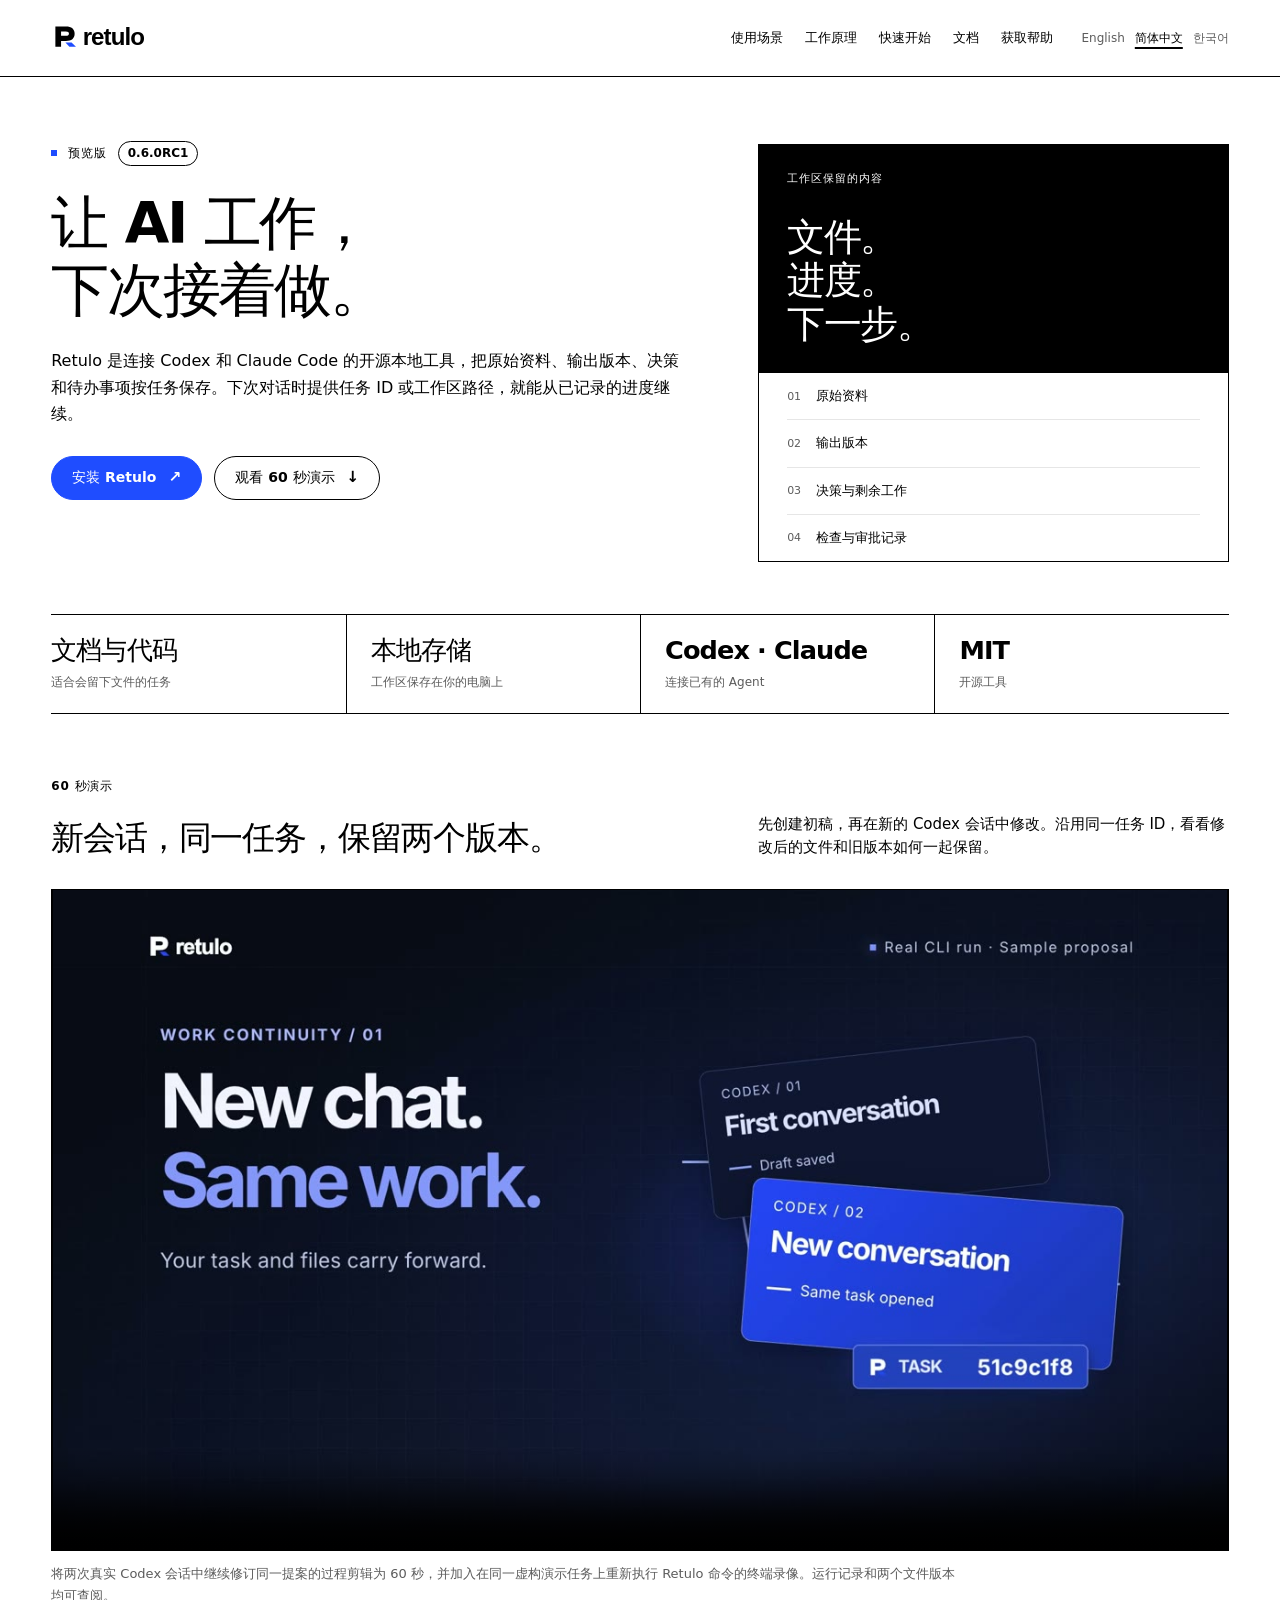
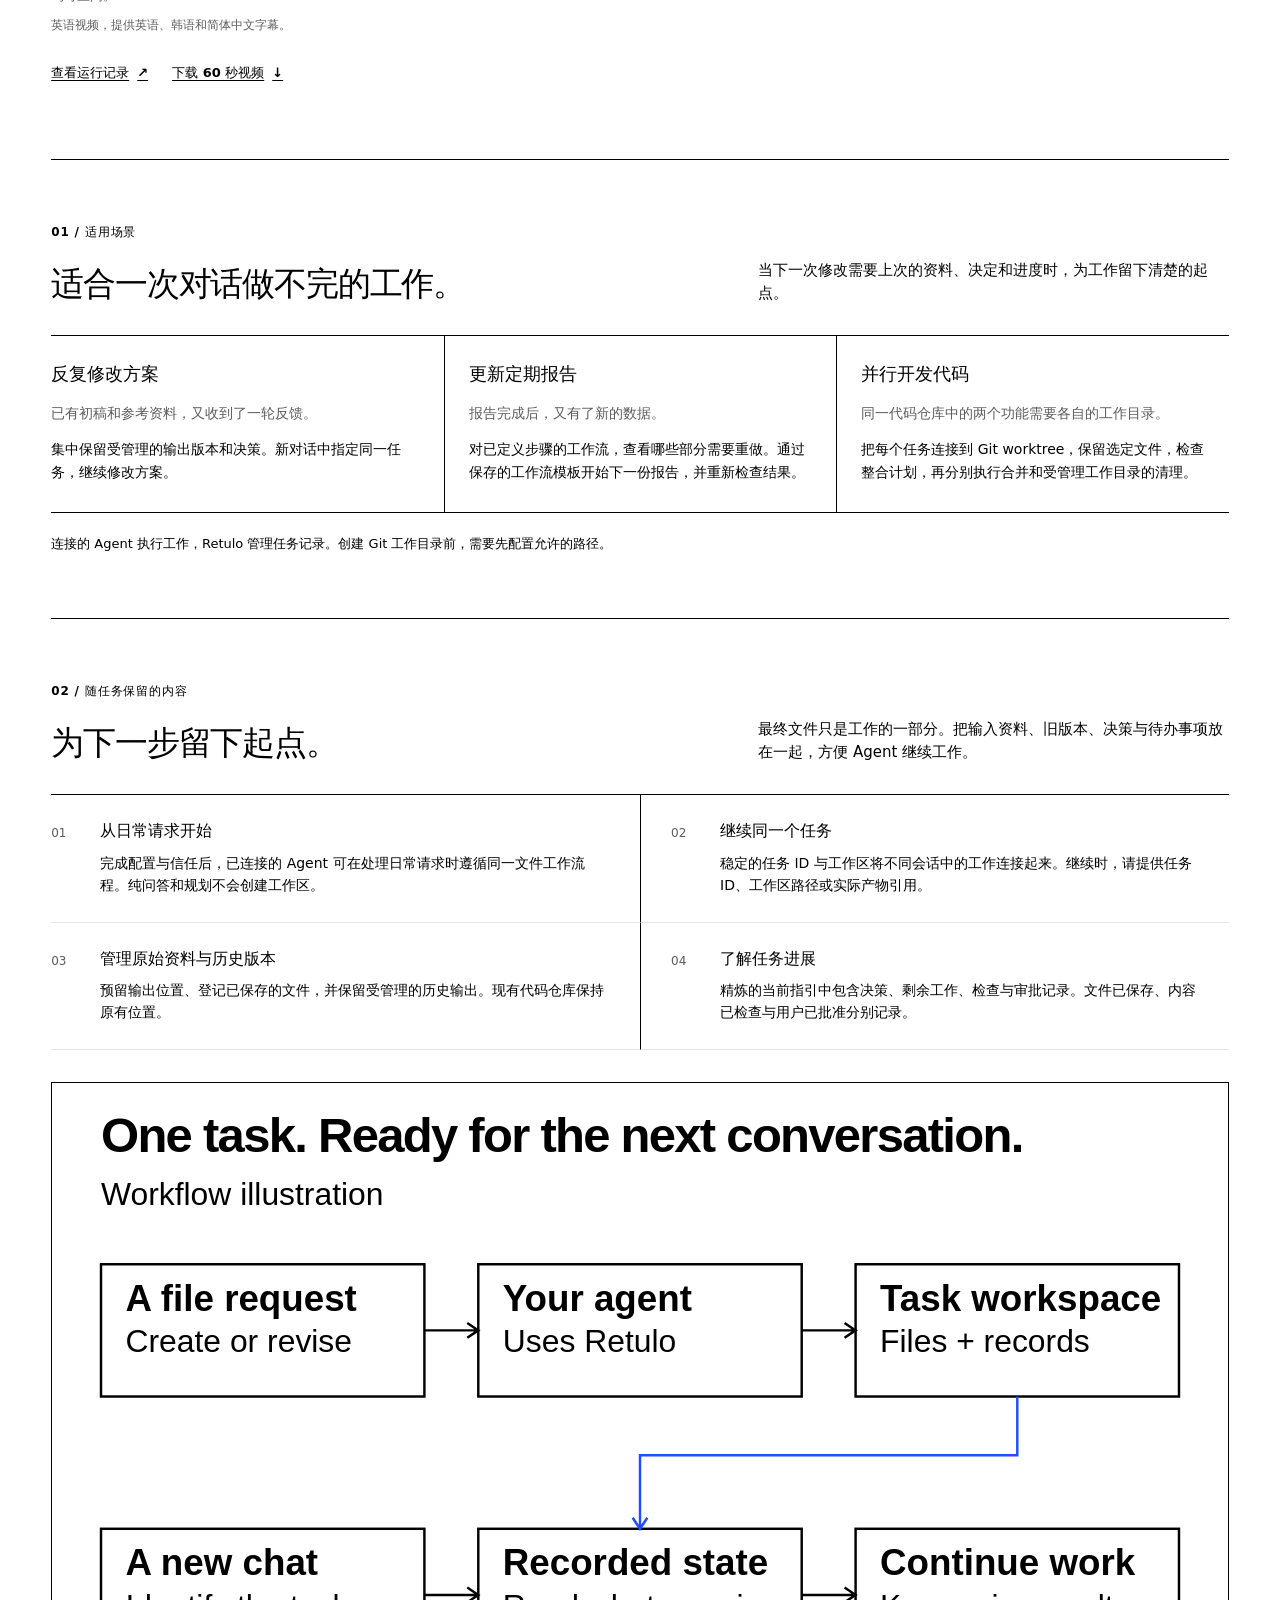
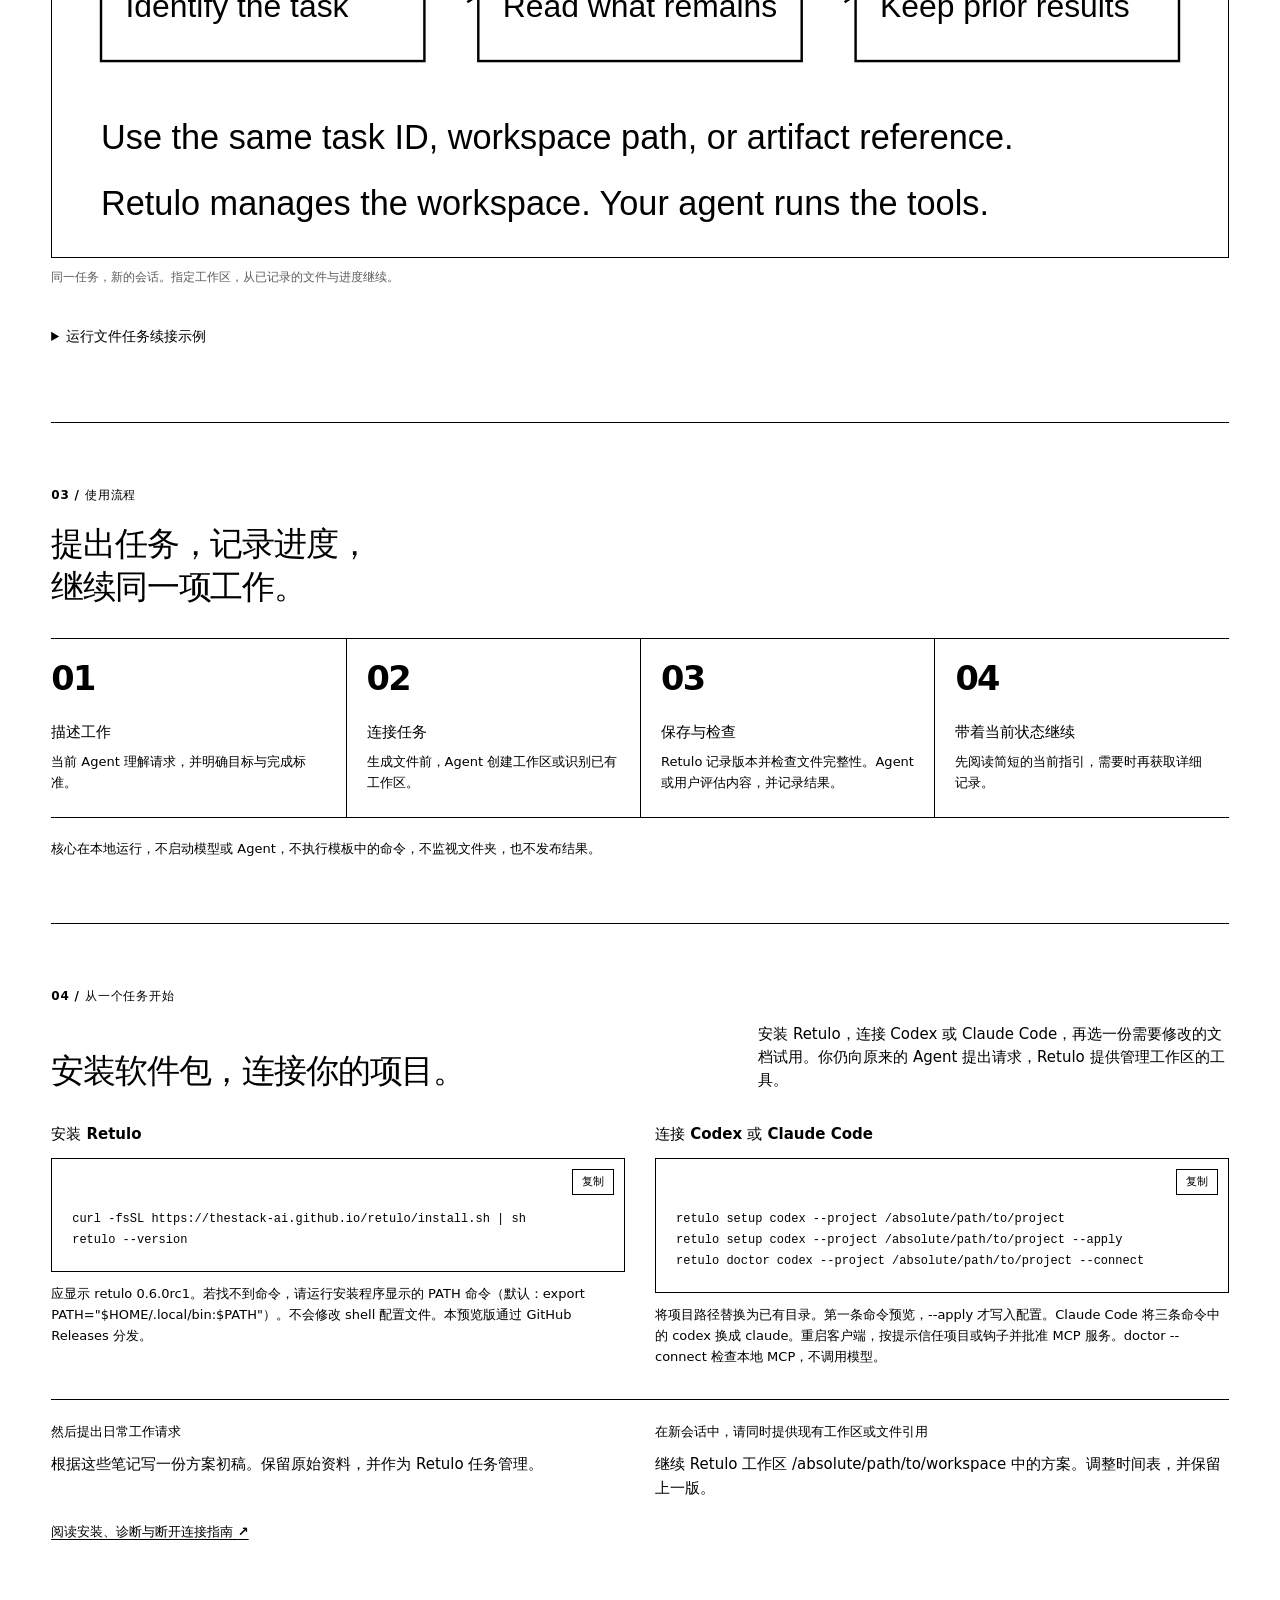
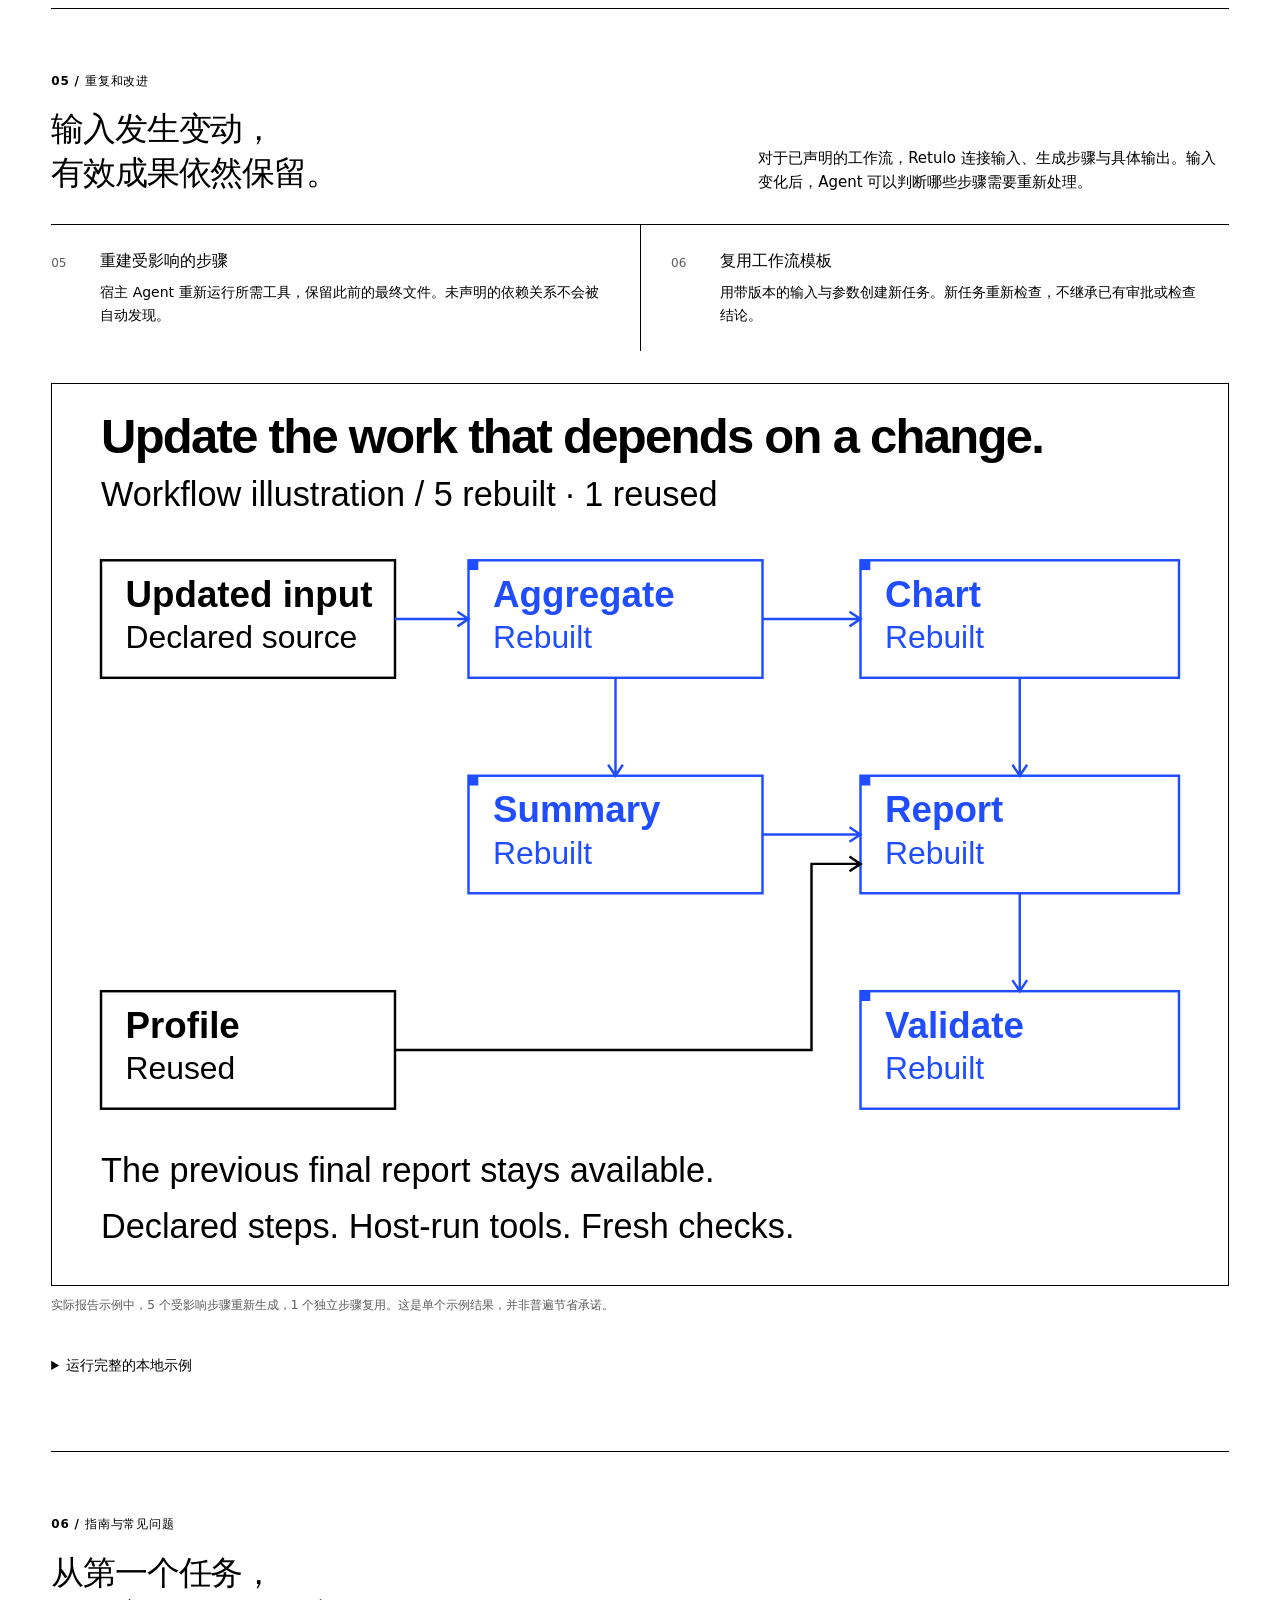
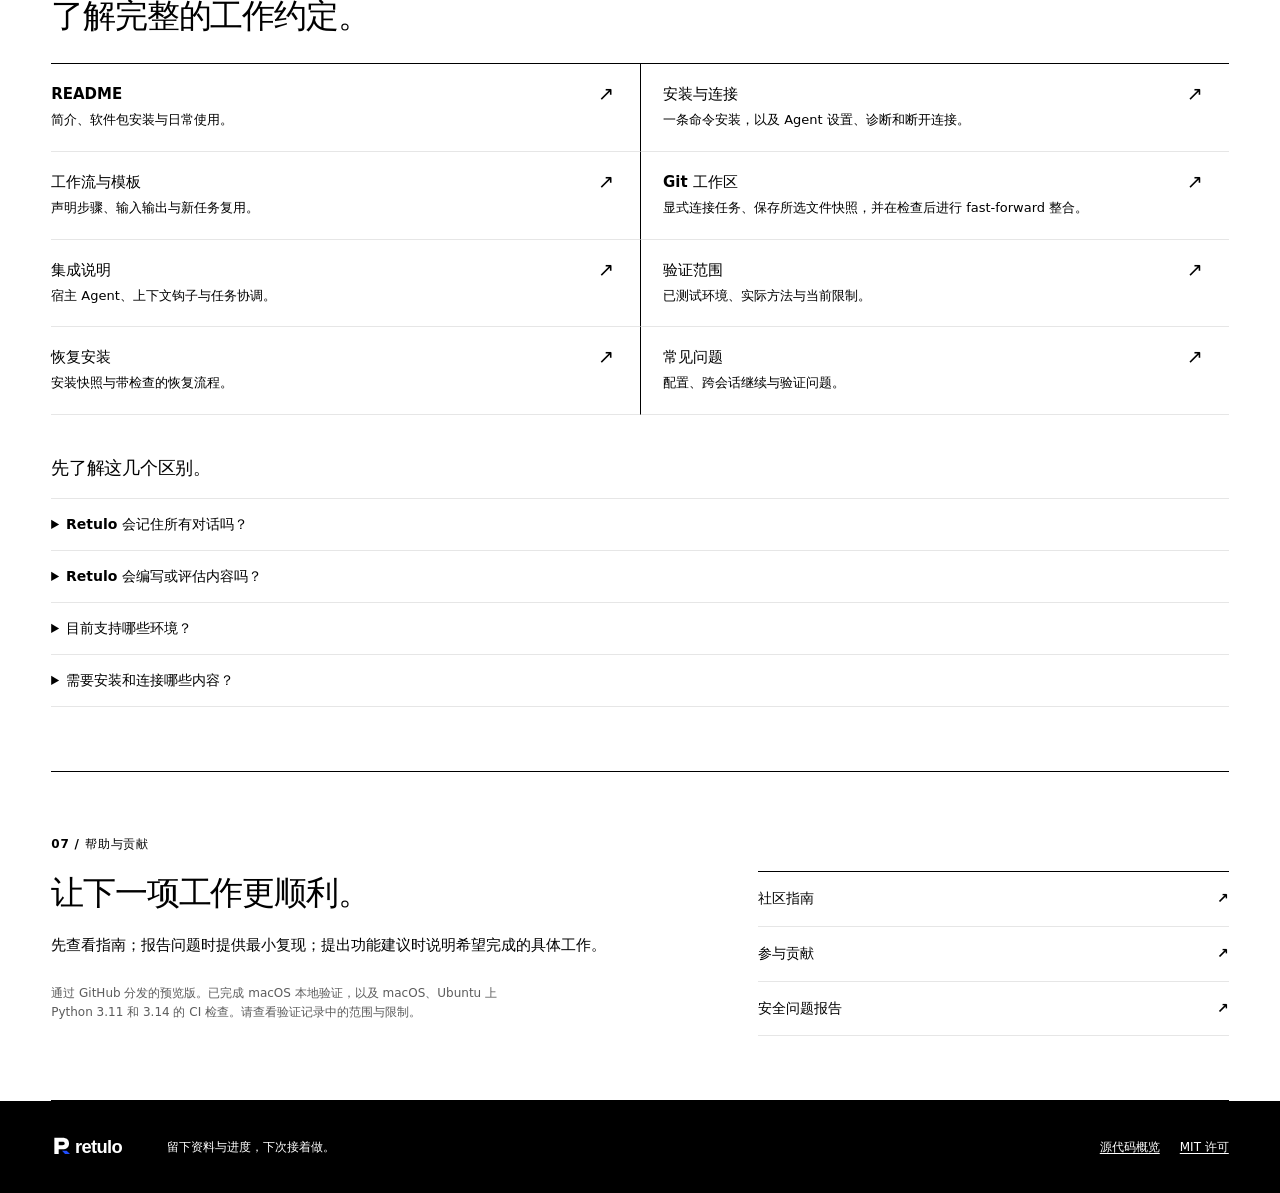
<file: site/zh-CN/index.html>
<!doctype html>
<html lang="zh-CN">
<head>
  <meta charset="utf-8">
  <meta name="viewport" content="width=device-width,initial-scale=1">
  <title>Retulo — 让 AI 工作可以继续</title>
  <meta name="description" content="把原始资料、文件版本、决策和下一步集中到同一任务。通过 Codex 或 Claude Code，在同一本地工作区继续文档与代码工作。">
  <meta name="color-scheme" content="light">
  <meta property="og:title" content="Retulo — 让 AI 工作可以继续">
  <meta property="og:description" content="把原始资料、文件版本、决策和下一步集中到同一任务。通过 Codex 或 Claude Code，在同一本地工作区继续文档与代码工作。">
  <meta property="og:type" content="website">
  <meta property="og:site_name" content="Retulo">
  <link rel="canonical" href="https://thestack-ai.github.io/retulo/site/zh-CN/">
  <meta property="og:url" content="https://thestack-ai.github.io/retulo/site/zh-CN/">
  <meta name="twitter:card" content="summary_large_image">
  <meta property="og:image" content="https://thestack-ai.github.io/retulo/assets/brand/social-preview.png">
  <meta name="twitter:image" content="https://thestack-ai.github.io/retulo/assets/brand/social-preview.png">
  <link rel="alternate" hreflang="en" href="https://thestack-ai.github.io/retulo/site/">
  <link rel="alternate" hreflang="zh-CN" href="https://thestack-ai.github.io/retulo/site/zh-CN/">
  <link rel="alternate" hreflang="ko" href="https://thestack-ai.github.io/retulo/site/ko/">
  <link rel="alternate" hreflang="x-default" href="https://thestack-ai.github.io/retulo/site/">
  <script type="application/ld+json">{"@context": "https://schema.org", "@type": "SoftwareSourceCode", "name": "Retulo", "description": "把原始资料、文件版本、决策和下一步集中到同一任务。通过 Codex 或 Claude Code，在同一本地工作区继续文档与代码工作。", "url": "https://thestack-ai.github.io/retulo/site/zh-CN/", "softwareVersion": "0.6.0rc1", "programmingLanguage": "Python", "runtimePlatform": "Python 3.11+", "operatingSystem": "macOS", "license": "https://opensource.org/license/mit", "inLanguage": "zh-CN", "codeRepository": "https://github.com/TheStack-ai/retulo"}</script>
  <link rel="icon" type="image/svg+xml" href="../../assets/brand/symbol.svg">
  <link rel="stylesheet" href="../styles.css?v=32afe0b9965f">
  <script defer src="../app.js?v=313cf9c6bd0a"></script>
</head>
<body>
<a class="skip-link" href="#main">跳转到正文</a>
<header class="site-header"><div class="header-inner wrap">
  <a class="brand" href="#overview" aria-label="Retulo"><img src="../../assets/brand/wordmark-light.svg" alt="Retulo" width="126" height="36"></a>
  <nav class="top-nav" aria-label="使用场景"><a href="#use-cases">使用场景</a><a href="#how-it-works">工作原理</a><a href="#quick-start">快速开始</a><a href="#documentation">文档</a><a href="#help">获取帮助</a></nav>
  <nav class="languages" aria-label="Language"><a href="../index.html" lang="en" hreflang="en">English</a><a href="../zh-CN/index.html" lang="zh-CN" hreflang="zh-CN" aria-current="page">简体中文</a><a href="../ko/index.html" lang="ko" hreflang="ko">한국어</a></nav>
</div></header>
<main id="main" class="wrap">
  <section class="hero" id="overview" aria-labelledby="hero-title">
    <div><p class="eyebrow"><span class="status-dot" aria-hidden="true"></span>预览版<span class="version-tag">0.6.0rc1</span></p>
      <h1 id="hero-title">让 AI 工作，<br>下次接着做。</h1><p class="hero-intro">Retulo 是连接 Codex 和 Claude Code 的开源本地工具，把原始资料、输出版本、决策和待办事项按任务保存。下次对话时提供任务 ID 或工作区路径，就能从已记录的进度继续。</p>
      <div class="hero-actions"><a class="button primary" href="#quick-start">安装 Retulo<span class="arrow" aria-hidden="true">↗</span></a><a class="button" href="#demo">观看 60 秒演示<span class="arrow" aria-hidden="true">↓</span></a></div>
    </div>
    <aside class="workspace-ledger" aria-label="工作区保留的内容"><div class="ledger-top"><p>工作区保留的内容</p><h2>文件。<br>进度。<br>下一步。</h2></div><div class="ledger-lines"><div class="ledger-line"><span>01</span><span>原始资料</span></div><div class="ledger-line"><span>02</span><span>输出版本</span></div><div class="ledger-line"><span>03</span><span>决策与剩余工作</span></div><div class="ledger-line"><span>04</span><span>检查与审批记录</span></div></div></aside>
  </section>
  <div class="facts" aria-label="Retulo 0.6.0rc1"><div class="fact"><strong>文档与代码</strong><span>适合会留下文件的任务</span></div><div class="fact"><strong>本地存储</strong><span>工作区保存在你的电脑上</span></div><div class="fact"><strong>Codex · Claude</strong><span>连接已有的 Agent</span></div><div class="fact"><strong>MIT</strong><span>开源工具</span></div></div>
  <section class="section video-demo" id="demo" aria-labelledby="video-title">
    <p class="section-label">60 秒演示</p><div class="section-heading"><h2 id="video-title">新会话，同一任务，保留两个版本。</h2><p>先创建初稿，再在新的 Codex 会话中修改。沿用同一任务 ID，看看修改后的文件和旧版本如何一起保留。</p></div>
    <figure class="demo-player">
      <video controls playsinline preload="metadata" width="1280" height="720" poster="../../assets/demo/retulo-60s-poster.jpg" aria-labelledby="video-title" aria-describedby="video-caption video-subtitles">
        <source src="../../assets/demo/retulo-60s.mp4" type="video/mp4">
        <track kind="subtitles" src="../../assets/demo/retulo-60s.en.vtt" srclang="en" label="English"><track kind="subtitles" src="../../assets/demo/retulo-60s.ko.vtt" srclang="ko" label="한국어"><track kind="subtitles" src="../../assets/demo/retulo-60s.zh-CN.vtt" srclang="zh-CN" label="简体中文" default>
        <p>你的浏览器无法播放此视频。 <a href="../../assets/demo/retulo-60s.mp4">下载 60 秒视频</a></p>
      </video>
      <figcaption id="video-caption">将两次真实 Codex 会话中继续修订同一提案的过程剪辑为 60 秒，并加入在同一虚构演示任务上重新执行 Retulo 命令的终端录像。运行记录和两个文件版本均可查阅。</figcaption>
    </figure>
    <p class="video-subtitles" id="video-subtitles">英语视频，提供英语、韩语和简体中文字幕。</p>
    <div class="video-links"><a href="https://github.com/TheStack-ai/retulo/blob/main/examples/real-session/README.md">查看运行记录 <span aria-hidden="true">↗</span></a><a href="../../assets/demo/retulo-60s.mp4" download>下载 60 秒视频 <span aria-hidden="true">↓</span></a></div>
  </section>
  <section class="section" id="use-cases" aria-labelledby="cases-title">
    <p class="section-label">01 / 适用场景</p><div class="section-heading"><h2 id="cases-title">适合一次对话做不完的工作。</h2><p>当下一次修改需要上次的资料、决定和进度时，为工作留下清楚的起点。</p></div>
    <div class="use-cases"><article class="use-case"><h3>反复修改方案</h3><p class="case-situation">已有初稿和参考资料，又收到了一轮反馈。</p><p>集中保留受管理的输出版本和决策。新对话中指定同一任务，继续修改方案。</p></article><article class="use-case"><h3>更新定期报告</h3><p class="case-situation">报告完成后，又有了新的数据。</p><p>对已定义步骤的工作流，查看哪些部分需要重做。通过保存的工作流模板开始下一份报告，并重新检查结果。</p></article><article class="use-case"><h3>并行开发代码</h3><p class="case-situation">同一代码仓库中的两个功能需要各自的工作目录。</p><p>把每个任务连接到 Git worktree，保留选定文件，检查整合计划，再分别执行合并和受管理工作目录的清理。</p></article></div><p class="note">连接的 Agent 执行工作，Retulo 管理任务记录。创建 Git 工作目录前，需要先配置允许的路径。</p>
  </section>
  <section class="section" aria-labelledby="foundation-title">
    <p class="section-label">02 / 随任务保留的内容</p><div class="section-heading"><h2 id="foundation-title">为下一步留下起点。</h2><p>最终文件只是工作的一部分。把输入资料、旧版本、决策与待办事项放在一起，方便 Agent 继续工作。</p></div>
    <div class="features"><article class="feature"><span class="feature-number">01</span><div><h3>从日常请求开始</h3><p>完成配置与信任后，已连接的 Agent 可在处理日常请求时遵循同一文件工作流程。纯问答和规划不会创建工作区。</p></div></article><article class="feature"><span class="feature-number">02</span><div><h3>继续同一个任务</h3><p>稳定的任务 ID 与工作区将不同会话中的工作连接起来。继续时，请提供任务 ID、工作区路径或实际产物引用。</p></div></article><article class="feature"><span class="feature-number">03</span><div><h3>管理原始资料与历史版本</h3><p>预留输出位置、登记已保存的文件，并保留受管理的历史输出。现有代码仓库保持原有位置。</p></div></article><article class="feature"><span class="feature-number">04</span><div><h3>了解任务进展</h3><p>精炼的当前指引中包含决策、剩余工作、检查与审批记录。文件已保存、内容已检查与用户已批准分别记录。</p></div></article></div>
    <figure class="diagram"><img src="../../assets/demo/continuity.svg" alt="通过指定同一任务或工作区，Agent 可以在新会话中继续使用原始资料、历史输出与任务进度。" loading="lazy"><figcaption>同一任务，新的会话。指定工作区，从已记录的文件与进度继续。</figcaption></figure>
    <details class="demo-code"><summary>运行文件任务续接示例</summary><div class="code-frame">
      <button class="copy-button" type="button" data-copy="continuity-code" data-label="复制" data-copied="已复制" data-failed="请选择并复制下方命令。" hidden>复制</button>
      <pre><code id="continuity-code">.venv/bin/python scripts/demo_continuity.py --output-dir /tmp/retulo-continuity-demo</code></pre>
    </div><p>可选的源码示例：先完成安装指南中的开发设置，使用新的空输出目录。独立 CLI 进程在同一任务中生成并修改指南，保留旧版本。它检查 CLI 续做，不检查新 Agent 会话是否采用流程。</p></details>
  </section>
  <section class="section" id="how-it-works" aria-labelledby="how-title">
    <p class="section-label">03 / 使用流程</p><h2 class="single-heading" id="how-title">提出任务，记录进度，<br>继续同一项工作。</h2><div class="how-steps"><article class="how-step"><span>01</span><h3>描述工作</h3><p>当前 Agent 理解请求，并明确目标与完成标准。</p></article><article class="how-step"><span>02</span><h3>连接任务</h3><p>生成文件前，Agent 创建工作区或识别已有工作区。</p></article><article class="how-step"><span>03</span><h3>保存与检查</h3><p>Retulo 记录版本并检查文件完整性。Agent 或用户评估内容，并记录结果。</p></article><article class="how-step"><span>04</span><h3>带着当前状态继续</h3><p>先阅读简短的当前指引，需要时再获取详细记录。</p></article></div><p class="note">核心在本地运行，不启动模型或 Agent，不执行模板中的命令，不监视文件夹，也不发布结果。</p>
  </section>
  <section class="section" id="quick-start" aria-labelledby="quick-title">
    <p class="section-label">04 / 从一个任务开始</p><div class="section-heading"><h2 id="quick-title">安装软件包，连接你的项目。</h2><p>安装 Retulo，连接 Codex 或 Claude Code，再选一份需要修改的文档试用。你仍向原来的 Agent 提出请求，Retulo 提供管理工作区的工具。</p></div>
    <div class="quickstart-grid"><div class="code-section"><h3>安装 Retulo</h3><div class="code-frame">
      <button class="copy-button" type="button" data-copy="install-code" data-label="复制" data-copied="已复制" data-failed="请选择并复制下方命令。" hidden>复制</button>
      <pre><code id="install-code">curl -fsSL https://thestack-ai.github.io/retulo/install.sh | sh
retulo --version</code></pre>
    </div><p>应显示 retulo 0.6.0rc1。若找不到命令，请运行安装程序显示的 PATH 命令（默认：export PATH=&quot;$HOME/.local/bin:$PATH&quot;）。不会修改 shell 配置文件。本预览版通过 GitHub Releases 分发。</p></div><div class="code-section"><h3>连接 Codex 或 Claude Code</h3><div class="code-frame">
      <button class="copy-button" type="button" data-copy="connect-code" data-label="复制" data-copied="已复制" data-failed="请选择并复制下方命令。" hidden>复制</button>
      <pre><code id="connect-code">retulo setup codex --project /absolute/path/to/project
retulo setup codex --project /absolute/path/to/project --apply
retulo doctor codex --project /absolute/path/to/project --connect</code></pre>
    </div><p>将项目路径替换为已有目录。第一条命令预览，--apply 才写入配置。Claude Code 将三条命令中的 codex 换成 claude。重启客户端，按提示信任项目或钩子并批准 MCP 服务。doctor --connect 检查本地 MCP，不调用模型。</p></div></div>
    <div class="request-examples"><div><h3>然后提出日常工作请求</h3><blockquote>根据这些笔记写一份方案初稿。保留原始资料，并作为 Retulo 任务管理。</blockquote></div><div><h3>在新会话中，请同时提供现有工作区或文件引用</h3><blockquote>继续 Retulo 工作区 /absolute/path/to/workspace 中的方案。调整时间表，并保留上一版。</blockquote></div></div>
    <a class="text-link" href="https://github.com/TheStack-ai/retulo/blob/main/docs/INSTALLATION.md">阅读安装、诊断与断开连接指南 <span aria-hidden="true">↗</span></a>
  </section>
  <section class="section" id="examples" aria-labelledby="workflow-title">
    <p class="section-label">05 / 重复和改进</p><div class="section-heading"><h2 id="workflow-title">输入发生变动，<br>有效成果依然保留。</h2><p>对于已声明的工作流，Retulo 连接输入、生成步骤与具体输出。输入变化后，Agent 可以判断哪些步骤需要重新处理。</p></div>
    <div class="features workflow-features"><article class="feature"><span class="feature-number">05</span><div><h3>重建受影响的步骤</h3><p>宿主 Agent 重新运行所需工具，保留此前的最终文件。未声明的依赖关系不会被自动发现。</p></div></article><article class="feature"><span class="feature-number">06</span><div><h3>复用工作流模板</h3><p>用带版本的输入与参数创建新任务。新任务重新检查，不继承已有审批或检查结论。</p></div></article></div>
    <figure class="diagram"><img src="../../assets/demo/workflow.svg" alt="已声明的输入变化影响相连的工作步骤；独立步骤可以复用，之前的最终报告得到保留。" loading="lazy"><figcaption>实际报告示例中，5 个受影响步骤重新生成，1 个独立步骤复用。这是单个示例结果，并非普遍节省承诺。</figcaption></figure>
    <details class="demo-code"><summary>运行完整的本地示例</summary><div class="code-frame">
      <button class="copy-button" type="button" data-copy="demo-code" data-label="复制" data-copied="已复制" data-failed="请选择并复制下方命令。" hidden>复制</button>
      <pre><code id="demo-code">.venv/bin/python scripts/demo_incremental.py --output-dir /tmp/retulo-report-demo</code></pre>
    </div><p>可选的源码示例：先完成安装指南中的开发设置，再从源码目录运行，并使用新的空输出目录。它生成 HTML 报告、更新受影响步骤、保留旧报告并创建新的模板任务。不调用模型或修改全局设置。</p></details>
  </section>
  <section class="section" id="documentation" aria-labelledby="docs-title">
    <p class="section-label">06 / 指南与常见问题</p><h2 class="single-heading" id="docs-title">从第一个任务，<br>了解完整的工作约定。</h2>
    <ul class="document-list"><li><a href="https://github.com/TheStack-ai/retulo/blob/main/README.zh-CN.md"><span><strong>README</strong><small>简介、软件包安装与日常使用。</small></span><span class="arrow" aria-hidden="true">↗</span></a></li><li><a href="https://github.com/TheStack-ai/retulo/blob/main/docs/INSTALLATION.md"><span><strong>安装与连接</strong><small>一条命令安装，以及 Agent 设置、诊断和断开连接。</small></span><span class="arrow" aria-hidden="true">↗</span></a></li><li><a href="https://github.com/TheStack-ai/retulo/blob/main/docs/WORKFLOWS.md"><span><strong>工作流与模板</strong><small>声明步骤、输入输出与新任务复用。</small></span><span class="arrow" aria-hidden="true">↗</span></a></li><li><a href="https://github.com/TheStack-ai/retulo/blob/main/docs/GIT_WORKSPACES.md"><span><strong>Git 工作区</strong><small>显式连接任务、保存所选文件快照，并在检查后进行 fast-forward 整合。</small></span><span class="arrow" aria-hidden="true">↗</span></a></li><li><a href="https://github.com/TheStack-ai/retulo/blob/main/docs/INTEGRATIONS.md"><span><strong>集成说明</strong><small>宿主 Agent、上下文钩子与任务协调。</small></span><span class="arrow" aria-hidden="true">↗</span></a></li><li><a href="https://github.com/TheStack-ai/retulo/blob/main/docs/QUALIFICATION.md"><span><strong>验证范围</strong><small>已测试环境、实际方法与当前限制。</small></span><span class="arrow" aria-hidden="true">↗</span></a></li><li><a href="https://github.com/TheStack-ai/retulo/blob/main/docs/RESTORE.md"><span><strong>恢复安装</strong><small>安装快照与带检查的恢复流程。</small></span><span class="arrow" aria-hidden="true">↗</span></a></li><li><a href="https://github.com/TheStack-ai/retulo/blob/main/docs/FAQ.md"><span><strong>常见问题</strong><small>配置、跨会话继续与验证问题。</small></span><span class="arrow" aria-hidden="true">↗</span></a></li></ul><div class="faq"><h3>先了解这几个区别。</h3><details><summary>Retulo 会记住所有对话吗？</summary><p>Retulo 记录受管理的任务、文件与进度。跨会话继续时，请指定同一任务或工作区。核心不会重建未接收的对话。</p></details><details><summary>Retulo 会编写或评估内容吗？</summary><p>当前 Agent 理解请求并运行工具。Retulo 管理工作区，记录文件完整性、检查与审批。检查记录本身不保证内容质量。</p></details><details><summary>目前支持哪些环境？</summary><p>已完成 macOS 本地验证，以及 macOS、Ubuntu 上 Python 3.11 和 3.14 的 CI 检查。Windows、网络存储、多主机和其他客户端需要单独验证。协议检查不代表某次对话一定遵循工作流程。</p></details><details><summary>需要安装和连接哪些内容？</summary><p>运行软件包安装程序，再针对已有项目使用 retulo setup codex 或 retulo setup claude。设置命令创建本地配置和受管客户端指令。请另外安装并登录 Codex 或 Claude Code；Retulo 不提供模型账户或后台服务。</p></details></div>
  </section>
  <section class="section" id="help" aria-labelledby="help-title">
    <p class="section-label">07 / 帮助与贡献</p><div class="help-layout"><div><h2 class="single-heading" id="help-title">让下一项工作更顺利。</h2><p>先查看指南；报告问题时提供最小复现；提出功能建议时说明希望完成的具体工作。</p><p class="publication-note">通过 GitHub 分发的预览版。已完成 macOS 本地验证，以及 macOS、Ubuntu 上 Python 3.11 和 3.14 的 CI 检查。请查看验证记录中的范围与限制。</p></div><nav class="help-links" aria-label="获取帮助"><a href="https://github.com/TheStack-ai/retulo/blob/main/docs/COMMUNITY.md">社区指南<span aria-hidden="true">↗</span></a><a href="https://github.com/TheStack-ai/retulo/blob/main/CONTRIBUTING.md">参与贡献<span aria-hidden="true">↗</span></a><a href="https://github.com/TheStack-ai/retulo/blob/main/SECURITY.md">安全问题报告<span aria-hidden="true">↗</span></a></nav></div>
  </section>
</main>
<footer class="site-footer"><div class="footer-inner wrap"><div class="footer-brand"><img src="../../assets/brand/wordmark-dark.svg" alt="Retulo" width="96" height="30"><p>留下资料与进度，下次接着做。</p></div><div class="footer-links"><a href="https://github.com/TheStack-ai/retulo/blob/main/README.md">源代码概览</a><a href="https://github.com/TheStack-ai/retulo/blob/main/LICENSE">MIT 许可</a></div></div></footer>
<p class="visually-hidden" id="copy-status" role="status" aria-live="polite"></p>
</body>
</html>
</file>
<file: site/styles.css>
:root{color-scheme:light;--paper:#fff;--ink:#000;--muted:#5c5c5c;--signal:#1f4dff;--rule:#000;--soft-rule:#e6e6e6;font-family:Inter,-apple-system,BlinkMacSystemFont,"Segoe UI","Noto Sans SC","Apple SD Gothic Neo",system-ui,sans-serif;font-synthesis:none;font-size:16px;line-height:1.55}*{box-sizing:border-box}html{scroll-behavior:smooth;scroll-padding-top:6rem}body{margin:0;background:var(--paper);color:var(--ink)}a{color:inherit;text-decoration-thickness:1px;text-underline-offset:.2em}a:hover{text-decoration-color:var(--signal)}button,input{font:inherit}button,a{-webkit-tap-highlight-color:transparent}a:focus-visible,button:focus-visible,summary:focus-visible{outline:3px solid var(--signal);outline-offset:5px}img{max-width:100%;height:auto;display:block}.wrap{width:min(1240px,100% - clamp(40px,8vw,112px));margin-inline:auto}.skip-link{position:absolute;left:20px;top:-100px;z-index:9;background:var(--paper);border:1px solid var(--ink);padding:10px 16px}.skip-link:focus{top:10px}.site-header{border-bottom:1px solid var(--rule);background:var(--paper)}.header-inner{min-height:76px;display:flex;align-items:center;gap:28px}.brand{width:126px;flex:0 0 126px;text-decoration:none}.brand img{width:126px;max-height:36px}.top-nav{display:flex;align-items:center;gap:22px;margin-left:auto;font-size:.8125rem;font-weight:600;white-space:nowrap}.top-nav a{text-decoration:none}.top-nav a:hover{color:var(--signal)}.languages{display:flex;gap:10px;font-size:.75rem;white-space:nowrap}.languages a{padding:5px 0;text-decoration:none;color:var(--muted)}.languages a[aria-current=page]{color:var(--ink);text-decoration:underline;text-decoration-thickness:2px;text-underline-offset:5px}.hero{display:grid;grid-template-columns:minmax(0,7fr) minmax(0,5fr);gap:48px;align-items:start;padding-block:64px 52px}.eyebrow,.section-label{font-size:.75rem;line-height:1.4;font-weight:650;letter-spacing:.07em;text-transform:uppercase}.eyebrow{display:flex;align-items:center;gap:11px;margin:0 0 25px}.status-dot{width:6px;height:6px;background:var(--signal);display:inline-block}.version-tag{border:1px solid var(--ink);border-radius:999px;padding:3px 9px;letter-spacing:0;font-variant-numeric:tabular-nums}.hero h1{font-size:clamp(2.4rem,4.5vw,4rem);letter-spacing:-.045em;line-height:1.05;font-weight:700;margin:0 0 24px;max-width:13ch}.hero-intro{font-size:1rem;line-height:1.65;max-width:62ch;margin:0}.hero-actions{display:flex;flex-wrap:wrap;gap:12px;margin-top:28px}.button{display:inline-flex;align-items:center;justify-content:center;gap:12px;min-height:44px;padding:10px 20px;border:1px solid var(--ink);border-radius:999px;text-decoration:none;font-size:.875rem;font-weight:600;line-height:1.4;transition:background-color 120ms ease-out,color 120ms ease-out}.button:hover{background:var(--ink);color:var(--paper);text-decoration:none}.button.primary{background:var(--signal);border-color:var(--signal);color:#fff}.button.primary:hover{background:var(--ink);border-color:var(--ink)}.arrow{font-size:1.1em;line-height:1}.workspace-ledger{margin-top:3px;border:1px solid var(--ink)}.ledger-top{padding:25px 28px 28px;background:var(--ink);color:var(--paper)}.ledger-top p{margin:0 0 28px;font-size:.6875rem;font-weight:600;letter-spacing:.09em}.ledger-top h2{margin:0;font-weight:600;font-size:clamp(1.8rem,3vw,2.6rem);line-height:1.13;letter-spacing:-.035em}.ledger-lines{padding:0 28px}.ledger-line{display:flex;align-items:center;gap:15px;padding:13px 0;border-top:1px solid var(--soft-rule);font-size:.8125rem}.ledger-line:first-child{border-top:0}.ledger-line span:first-child{font-size:.6875rem;font-variant-numeric:tabular-nums;color:var(--muted)}.facts{display:grid;grid-template-columns:repeat(4,minmax(0,1fr));border-top:1px solid var(--ink);border-bottom:1px solid var(--ink)}.fact{padding:21px 24px 21px 0}.fact+.fact{border-left:1px solid var(--ink);padding-left:24px}.fact strong{display:block;font-size:clamp(1.65rem,2.3vw,2rem);line-height:1.15;letter-spacing:-.035em;font-weight:600;font-variant-numeric:tabular-nums}.fact span{display:block;margin-top:8px;font-size:.75rem;color:var(--muted)}.section{padding-block:64px;border-bottom:1px solid var(--rule)}.section-label{margin:0 0 18px}.section-heading{display:grid;grid-template-columns:minmax(0,7fr) minmax(0,5fr);gap:48px;align-items:end;margin-bottom:30px}.section-heading h2,.single-heading{font-size:clamp(1.6rem,2.6vw,2.35rem);font-weight:600;line-height:1.16;letter-spacing:-.035em;margin:0}.section-heading p{font-size:.9375rem;margin:0;max-width:56ch}.features{display:grid;grid-template-columns:repeat(2,minmax(0,1fr));border-top:1px solid var(--ink)}.feature{display:grid;grid-template-columns:35px minmax(0,1fr);gap:14px;padding:25px 30px 25px 0;border-bottom:1px solid var(--soft-rule)}.feature:nth-child(even){border-left:1px solid var(--ink);padding-left:30px}.feature-number{font-size:.75rem;font-variant-numeric:tabular-nums;color:var(--muted);padding-top:4px}.feature h3{font-size:1rem;line-height:1.4;font-weight:600;margin:0 0 9px}.feature p{font-size:.875rem;line-height:1.6;margin:0;max-width:62ch}.diagram{margin:32px 0 0}.diagram img{width:100%;border:1px solid var(--ink);background:#fff}.diagram figcaption{font-size:.75rem;color:var(--muted);margin-top:10px;max-width:94ch}.how-steps{display:grid;grid-template-columns:repeat(4,minmax(0,1fr));border-top:1px solid var(--ink);border-bottom:1px solid var(--ink);margin-top:30px}.how-step{padding:23px 20px 23px 0}.how-step+.how-step{border-left:1px solid var(--ink);padding-left:20px}.how-step>span{font-size:2.1rem;line-height:1;font-weight:600;letter-spacing:-.05em;font-variant-numeric:tabular-nums}.how-step h3{font-size:.9375rem;line-height:1.4;margin:24px 0 9px;font-weight:600}.how-step p{font-size:.8125rem;margin:0;line-height:1.6}.note{font-size:.8125rem;max-width:100ch;line-height:1.65;margin:20px 0 0}.quickstart-grid{display:grid;grid-template-columns:repeat(2,minmax(0,1fr));gap:30px}.code-section h3{font-size:.9375rem;font-weight:600;margin:0 0 12px}.code-frame{border:1px solid var(--ink);position:relative;background:var(--paper)}pre{margin:0;padding:50px 20px 20px;overflow-x:auto;white-space:pre;font-size:.75rem;line-height:1.75;tab-size:2;font-family:"SFMono-Regular",Consolas,"Liberation Mono",monospace;max-width:100%;scrollbar-width:thin}code{font-family:"SFMono-Regular",Consolas,"Liberation Mono",monospace;font-size:.92em}pre code{font-size:inherit}.copy-button{position:absolute;top:10px;right:10px;border:1px solid var(--ink);border-radius:0;background:var(--paper);color:var(--ink);padding:4px 9px;font-size:.6875rem;line-height:1.5;cursor:pointer;transition:background-color 120ms ease-out,color 120ms ease-out}.copy-button:hover{background:var(--ink);color:var(--paper)}.code-section>p{font-size:.8125rem;line-height:1.6;margin:12px 0 0;max-width:72ch}.request-examples{border-top:1px solid var(--ink);margin-top:32px;padding-top:22px;display:grid;grid-template-columns:1fr 1fr;gap:30px}.request-examples h3{font-size:.8125rem;line-height:1.5;margin:0 0 10px;font-weight:600}.request-examples blockquote{margin:0;font-size:.9375rem;line-height:1.6;max-width:62ch}.text-link{font-size:.8125rem;font-weight:600;display:inline-block;margin-top:22px}.workflow-features{margin-top:30px}.workflow-features .feature{border-bottom:0}.demo-code{margin-top:30px}.demo-code .code-frame{max-width:100%}.demo-code p{font-size:.8125rem;margin:12px 0 0;max-width:110ch}.document-list{list-style:none;margin:26px 0 0;padding:0;border-top:1px solid var(--ink);display:grid;grid-template-columns:repeat(2,minmax(0,1fr))}.document-list li{border-bottom:1px solid var(--soft-rule)}.document-list li:nth-child(even){border-left:1px solid var(--ink)}.document-list a{display:grid;grid-template-columns:minmax(0,1fr) 20px;gap:12px;padding:20px 22px 20px 0;text-decoration:none;height:100%;transition:background-color 120ms ease-out,color 120ms ease-out}.document-list li:nth-child(even) a{padding-left:22px}.document-list a:hover{background:var(--ink);color:var(--paper)}.document-list strong{display:block;font-size:.9375rem;line-height:1.4;font-weight:600}.document-list small{display:block;font-size:.8125rem;font-weight:400;line-height:1.6;margin-top:5px}.document-list .arrow{font-size:1.2rem;align-self:start}.faq{margin-top:40px}.faq>h3{font-size:1.125rem;line-height:1.4;font-weight:600;margin:0 0 18px;letter-spacing:-.015em}.faq details{border-top:1px solid var(--soft-rule);padding:15px 0}.faq details:last-child{border-bottom:1px solid var(--soft-rule)}.faq summary{cursor:pointer;font-size:.875rem;font-weight:600;line-height:1.5;padding-right:12px}.faq details p{font-size:.875rem;line-height:1.65;max-width:94ch;margin:13px 0 0}.help-layout{display:grid;grid-template-columns:minmax(0,7fr) minmax(0,5fr);gap:48px}.help-layout p{font-size:.9375rem;max-width:62ch;margin:20px 0 0}.help-links{display:flex;flex-direction:column;border-top:1px solid var(--ink)}.help-links a{padding:16px 0;border-bottom:1px solid var(--soft-rule);font-size:.875rem;font-weight:600;display:flex;justify-content:space-between;gap:20px;text-decoration:none}.help-links a:hover{color:var(--signal)}.publication-note{font-size:.75rem!important;line-height:1.6!important;color:var(--muted);margin-top:26px!important}.site-footer{background:var(--ink);color:var(--paper);padding-block:34px}.footer-inner{display:flex;gap:24px;align-items:center;justify-content:space-between}.footer-brand{display:flex;align-items:center;gap:20px}.footer-brand img{width:96px;max-height:31px}.footer-brand p{font-size:.75rem;margin:0;max-width:42ch}.footer-links{display:flex;gap:20px;font-size:.75rem;white-space:nowrap}.visually-hidden{position:absolute;width:1px;height:1px;margin:-1px;padding:0;overflow:hidden;clip:rect(0,0,0,0);white-space:nowrap;border:0}html[lang=zh-CN] h1{letter-spacing:-.04em;max-width:14ch;line-height:1.16}html[lang=ko] h1{letter-spacing:-.055em;max-width:17ch;line-height:1.17}html[lang=zh-CN] .section-heading h2,html[lang=ko] .section-heading h2,html[lang=zh-CN] .single-heading,html[lang=ko] .single-heading{line-height:1.3;word-break:keep-all}
@media(min-width:1100px){.site-header{position:sticky;top:0;z-index:5}}@media(max-width:1100px){.header-inner{gap:22px;flex-wrap:wrap;padding-block:18px}.top-nav{order:3;width:100%;margin:0;justify-content:space-between;gap:14px;padding-top:12px;border-top:1px solid var(--soft-rule)}.languages{margin-left:auto}.hero,.section-heading,.help-layout{gap:30px}.hero{padding-top:45px}.ledger-top{padding:24px}.ledger-lines{padding-inline:24px}.how-step{padding-right:14px}.how-step+.how-step{padding-left:14px}}@media(max-width:720px){html{scroll-padding-top:24px}.wrap{width:calc(100% - 40px)}.header-inner{min-height:0;padding-block:17px;gap:14px}.brand,.brand img{width:106px}.brand{flex-basis:106px}.languages{gap:12px;font-size:.6875rem}.top-nav{font-size:.75rem;gap:10px;overflow-wrap:anywhere}.top-nav a:nth-child(2){display:none}.hero{grid-template-columns:1fr;gap:32px;padding-block:37px}.hero h1{max-width:100%;font-size:clamp(2.45rem,9vw,3.65rem);margin-bottom:20px}.hero-intro{max-width:100%;font-size:.9375rem;line-height:1.7}.eyebrow{margin-bottom:23px;font-size:.6875rem}.workspace-ledger{display:grid;grid-template-columns:minmax(0,1fr) minmax(0,1fr);margin:0}.ledger-top{padding:20px}.ledger-top p{font-size:.5625rem;margin-bottom:23px}.ledger-top h2{font-size:clamp(1.5rem,6.4vw,2.2rem)}.ledger-lines{padding-inline:15px;align-self:center}.ledger-line{font-size:.6875rem;gap:10px;padding-block:10px}.ledger-line span:first-child{font-size:.625rem}.facts{grid-template-columns:repeat(2,minmax(0,1fr))}.fact{padding:19px 16px 19px 0}.fact+.fact{padding-left:18px}.fact:nth-child(3){border-left:0;border-top:1px solid var(--ink);padding-left:0}.fact:nth-child(4){border-top:1px solid var(--ink)}.fact strong{font-size:1.55rem}.fact span{font-size:.6875rem;margin-top:7px}.section{padding-block:44px}.section-label{font-size:.6875rem;margin-bottom:16px}.section-heading,.help-layout{grid-template-columns:1fr;gap:18px;margin-bottom:25px}.section-heading h2,.single-heading{font-size:1.85rem;line-height:1.16;max-width:100%}.section-heading p{font-size:.875rem;line-height:1.65}.features{grid-template-columns:1fr}.feature{padding:21px 0;grid-template-columns:24px minmax(0,1fr);gap:12px}.feature:nth-child(even){border-left:0;padding-left:0}.feature h3{font-size:.9375rem}.feature p{font-size:.8125rem;line-height:1.65}.diagram{margin-top:26px}.diagram figcaption{font-size:.6875rem;line-height:1.65}.how-steps{grid-template-columns:repeat(2,minmax(0,1fr));margin-top:26px}.how-step{padding:21px 16px 22px 0}.how-step+.how-step{padding-left:17px}.how-step:nth-child(3){border-left:0;border-top:1px solid var(--ink);padding-left:0}.how-step:nth-child(4){border-top:1px solid var(--ink)}.how-step>span{font-size:1.9rem}.how-step h3{font-size:.875rem;margin-top:20px}.how-step p{font-size:.75rem;line-height:1.65}.note{font-size:.75rem;line-height:1.7}.quickstart-grid,.request-examples{grid-template-columns:minmax(0,1fr);gap:26px}.code-section{min-width:0}.code-section h3{font-size:.875rem}pre{font-size:.6875rem;padding-inline:14px}.code-section>p,.demo-code p{font-size:.75rem;line-height:1.7}.request-examples{padding-top:22px;margin-top:27px}.request-examples h3{font-size:.75rem}.request-examples blockquote{font-size:.875rem}.workflow-features .feature:first-child{border-bottom:1px solid var(--soft-rule)}.document-list{grid-template-columns:1fr}.document-list li:nth-child(even){border-left:0}.document-list a,.document-list li:nth-child(even) a{padding:18px 0}.document-list strong{font-size:.875rem}.document-list small{font-size:.75rem}.faq{margin-top:32px}.faq>h3{font-size:1rem}.faq summary{font-size:.8125rem}.faq details p{font-size:.8125rem}.help-layout{margin-bottom:0}.help-layout p{font-size:.875rem;margin-top:17px}.help-links a{font-size:.8125rem}.publication-note{font-size:.6875rem!important}.footer-inner{flex-direction:column;align-items:flex-start;gap:22px}.footer-brand{align-items:flex-start;gap:18px}.footer-brand p{font-size:.6875rem;max-width:30ch}.footer-links{font-size:.6875rem;flex-wrap:wrap}.button{font-size:.8125rem;padding-inline:17px}.text-link{font-size:.75rem}html[lang=zh-CN] h1{font-size:clamp(2.25rem,8vw,3.5rem)}html[lang=ko] h1{font-size:clamp(2.1rem,7.4vw,3.2rem)}html[lang=ko] .section-heading h2,html[lang=zh-CN] .section-heading h2{font-size:1.75rem}}@media(max-width:380px){.wrap{width:calc(100% - 32px)}.top-nav{font-size:.6875rem}.brand,.brand img{width:94px}.brand{flex-basis:94px}.languages{gap:9px}.ledger-top{padding:17px}.ledger-lines{padding-inline:12px}.ledger-line{font-size:.625rem;gap:8px}.ledger-top p{font-size:.625rem}.hero h1{font-size:2.3rem}.button{font-size:.75rem;padding-inline:15px}}@media(prefers-reduced-motion:reduce){html{scroll-behavior:auto}*,*::before,*::after{transition:none!important;animation:none!important}}@media(pointer:coarse){.top-nav a,.languages a,.footer-links a{min-height:44px;display:inline-flex;align-items:center}.copy-button{min-height:44px;min-width:60px}}

html[lang=ko] p,html[lang=ko] blockquote,html[lang=ko] summary{word-break:keep-all;overflow-wrap:anywhere}

.use-cases{display:grid;grid-template-columns:repeat(3,minmax(0,1fr));border-top:1px solid var(--ink);border-bottom:1px solid var(--ink)}.use-case{padding:25px 24px 28px 0}.use-case+.use-case{border-left:1px solid var(--ink);padding-left:24px}.use-case h3{font-size:1.125rem;line-height:1.4;margin:0 0 16px}.use-case p{font-size:.875rem;line-height:1.65;margin:12px 0 0}.use-case .case-situation{color:var(--muted)}.demo-code summary{cursor:pointer;font-size:.875rem;font-weight:600;padding-block:10px}.demo-code[open] summary{margin-bottom:10px}.fact strong{font-size:clamp(1.2rem,2vw,1.6rem)}
@media(max-width:720px){.use-cases{grid-template-columns:1fr}.use-case,.use-case+.use-case{padding:22px 0;border-left:0}.use-case+.use-case{border-top:1px solid var(--soft-rule)}.use-case h3{font-size:1rem;margin-bottom:10px}.use-case p{font-size:.8125rem}.fact strong{font-size:1.2rem}}

@media(max-width:720px){html[lang=zh-CN] .section-heading h2,html[lang=zh-CN] .single-heading{word-break:normal;overflow-wrap:anywhere}}

.demo-player{margin:0}.demo-player video{display:block;width:100%;height:auto;aspect-ratio:16/9;border:1px solid var(--ink);background:var(--ink)}.demo-player video:focus-visible{outline:3px solid var(--signal);outline-offset:5px}.demo-player figcaption{margin-top:12px;color:var(--muted);font-size:.8125rem;line-height:1.65;max-width:110ch}.video-subtitles{font-size:.75rem;color:var(--muted);margin:10px 0 0}.video-links{display:flex;flex-wrap:wrap;gap:12px 24px;margin-top:16px;font-size:.8125rem;font-weight:600}.video-links a{min-height:44px;display:inline-flex;align-items:center;gap:8px}@media(max-width:720px){.demo-player figcaption{font-size:.75rem}.video-subtitles{font-size:.6875rem}.video-links{font-size:.75rem;gap:8px 20px}}
</file>
